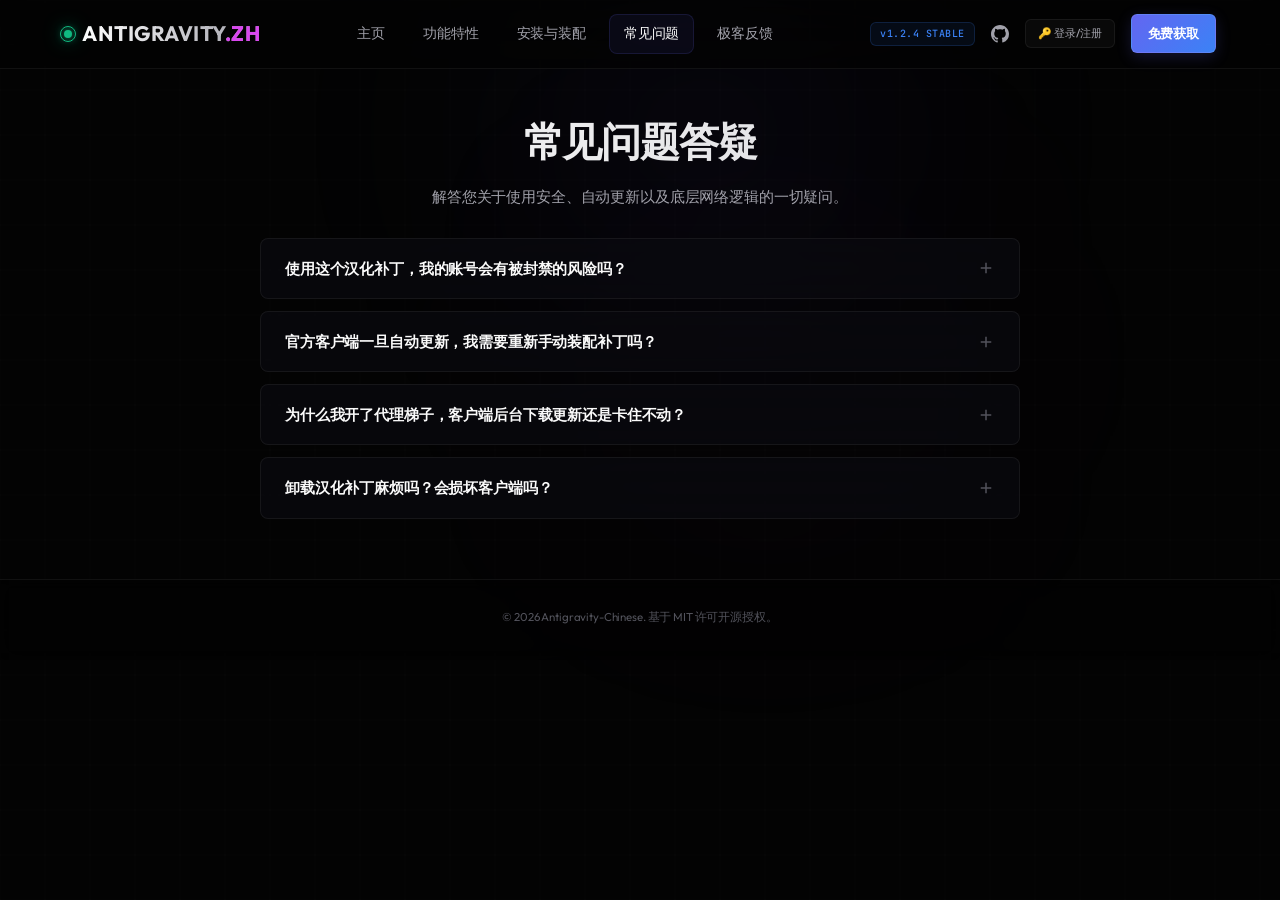
<file: faq.html>
<!DOCTYPE html>
<html lang="zh-CN">
<head>
  <meta charset="UTF-8">
  <meta name="viewport" content="width=device-width, initial-scale=1.0">
  <title>答疑中心 FAQ | Antigravity 2.0 中文汉化与网络优化补丁</title>
  <link rel="preconnect" href="https://fonts.googleapis.com">
  <link rel="preconnect" href="https://fonts.gstatic.com" crossorigin>
  <link href="https://fonts.googleapis.com/css2?family=Outfit:wght@400;500;600;700&family=JetBrains+Mono:wght@400;500&display=swap" rel="stylesheet">
  <link rel="stylesheet" href="style.css">
</head>
<body>

  <canvas id="grid-bg"></canvas>

  <!-- 统一 Navbar -->
  <header class="navbar">
    <div class="nav-container">
      <div class="logo-area">
        <span class="neon-indicator active"></span>
        <span class="logo-title">ANTIGRAVITY<span class="accent-dot">.ZH</span></span>
      </div>
      
      <nav class="nav-menu">
        <a href="index.html" class="nav-link">主页</a>
        <a href="features.html" class="nav-link">功能特性</a>
        <a href="install.html" class="nav-link">安装与装配</a>
        <a href="faq.html" class="nav-link active">常见问题</a>
        <a href="feedback.html" class="nav-link">极客反馈</a>
      </nav>
      <button class="nav-toggle" id="nav-toggle-btn" aria-label="切换菜单">
        <span class="bar"></span>
        <span class="bar"></span>
      </button>

      <div class="nav-actions">
        <span class="badge">v1.2.4 STABLE</span>
        <a href="https://github.com/3169657175/Antigravity-Chinese" target="_blank" class="github-icon-btn">
          <svg viewBox="0 0 16 16" width="18" height="18"><path fill="currentColor" fill-rule="evenodd" d="M8 0C3.58 0 0 3.58 0 8c0 3.54 2.29 6.53 5.47 7.59.4.07.55-.17.55-.38 0-.19-.01-.82-.01-1.49-2.01.37-2.53-.49-2.69-.94-.09-.23-.48-.94-.82-1.13-.28-.15-.68-.52-.01-.53.63-.01 1.08.58 1.23.82.72 1.21 1.87.87 2.33.66.07-.52.28-.87.51-1.07-1.78-.2-3.64-.89-3.64-3.95 0-.87.31-1.59.82-2.15-.08-.2-.36-1.02.08-2.12 0 0 .67-.21 2.2.82.64-.18 1.32-.27 2-.27.68 0 1.36.09 2 .27 1.53-1.04 2.2-.82 2.2-.82.44 1.1.16 1.92.08 2.12.51.56.82 1.27.82 2.15 0 3.07-1.87 3.75-3.65 3.95.29.25.54.73.54 1.48 0 1.07-.01 1.93-.01 2.2 0 .21.15.46.55.38A8.013 8.013 0 0016 8c0-4.42-3.58-8-8-8z"></path></svg>
        </a>
        
        <!-- 全局登录态入口 -->
        <div id="nav-user-area" class="nav-user-zone">
          <button type="button" id="nav-login-trigger" class="nav-auth-trigger-btn">🔑 登录/注册</button>
          <div id="nav-user-menu" class="nav-user-dropdown" style="display: none;">
            <button type="button" id="nav-username-btn" class="nav-username-display">👤 <span id="nav-user-name-text"></span></button>
            <div class="dropdown-content">
              <a href="#" id="nav-logout-action">退出登录</a>
            </div>
          </div>
        </div>

        <a href="install.html#downloads" class="nav-download-btn">免费获取</a>
      </div>
    </div>
  </header>

  <main class="container">
    
    <!-- 答疑中心内容 -->
    <section class="faq-section">
      <h1 class="page-title">常见问题答疑</h1>
      <p class="page-subtitle">解答您关于使用安全、自动更新以及底层网络逻辑的一切疑问。</p>
      
      <div id="security" class="faq-accordion">
        <div class="faq-item">
          <div class="faq-trigger">
            <span>使用这个汉化补丁，我的账号会有被封禁的风险吗？</span>
            <svg class="faq-icon" viewBox="0 0 24 24" width="18" height="18"><path fill="currentColor" d="M19 13h-6v6h-2v-6H5v-2h6V5h2v6h6v2z"/></svg>
          </div>
          <div class="faq-content">
            <p><strong>100% 绝对安全。</strong> 补丁完全在本地运行，以物理覆盖客户端 app.asar 存档的方式工作。我们不使用、也不经过任何第三方的中转服务器，您的所有 API 数据请求依然直接加密发往 Google 官方，因此完全不存在任何第三方监听密钥或导致账号被官方判为风控 the 危险。</p>
          </div>
        </div>

        <div class="faq-item">
          <div class="faq-trigger">
            <span>官方客户端一旦自动更新，我需要重新手动装配补丁吗？</span>
            <svg class="faq-icon" viewBox="0 0 24 24" width="18" height="18"><path fill="currentColor" d="M19 13h-6v6h-2v-6H5v-2h6V5h2v6h6v2z"/></svg>
          </div>
          <div class="faq-content">
            <p><strong>完全不需要。</strong> 补丁中内置了静默检测与物理自愈机制。当客户端通过后台静默升级导致补丁被官方原版覆盖重置时，只要您再次启动软件，补丁就会在 50ms 内瞬间自动重新打包写入，免除您反复安装配置的烦恼。</p>
          </div>
        </div>

        <div class="faq-item">
          <div class="faq-trigger">
            <span>为什么我开了代理梯子，客户端后台下载更新还是卡住不动？</span>
            <svg class="faq-icon" viewBox="0 0 24 24" width="18" height="18"><path fill="currentColor" d="M19 13h-6v6h-2v-6H5v-2h6V5h2v6h6v2z"/></svg>
          </div>
          <div class="faq-content">
            <p>这是因为 Electron 的 Node.js 主进程在执行网络下载时，默认并不会读取系统虚拟网卡或代理软件（VPN）的端口代理配置。我们在最新的 v1.2.4 补丁里注入了国内高速 CDN（ghproxy）极速下载通道，现在下载 3.7MB 的包在 1~2 秒内即可秒下秒更新，再无卡顿。</p>
          </div>
        </div>

        <div class="faq-item">
          <div class="faq-trigger">
            <span>卸载汉化补丁麻烦吗？会损坏客户端吗？</span>
            <svg class="faq-icon" viewBox="0 0 24 24" width="18" height="18"><path fill="currentColor" d="M19 13h-6v6h-2v-6H5v-2h6V5h2v6h6v2z"/></svg>
          </div>
          <div class="faq-content">
            <p><strong>极其简单。</strong> 在您解压缩的补丁目录下，双击运行 **`一键还原官方原版.bat`** 即可。补丁安装程序在首次装配时已自动为您做好了官方 app.asar 的纯净物理备份，双击还原只需 50ms，瞬间恢复为 100% 官方原版状态，不伤及任何客户端文件。</p>
          </div>
        </div>
      </div>
    </section>


  </main>

  <!-- 全局登录注册模态弹窗 -->
  <div id="global-auth-modal" class="auth-modal">
    <div class="auth-modal-content">
      <span class="auth-modal-close" id="auth-modal-close-btn">&times;</span>
      <div class="auth-tabs" style="margin-bottom: 20px;">
        <button type="button" id="modal-tab-login" class="auth-tab-btn active">极客登录</button>
        <button type="button" id="modal-tab-register" class="auth-tab-btn">账号注册</button>
      </div>
      <!-- 登录表单 -->
      <form id="modal-login-form" class="auth-form active">
        <input type="text" id="modal-login-user" placeholder="请输入账号" required class="auth-modal-input">
        <input type="password" id="modal-login-pass" placeholder="请输入密码" required class="auth-modal-input">
        <button type="submit" class="run-btn modal-submit-btn">立即登录</button>
      </form>
      <!-- 注册表单 -->
      <form id="modal-register-form" class="auth-form">
        <input type="text" id="modal-reg-user" placeholder="创建账号 (3~20字)" required class="auth-modal-input">
        <input type="password" id="modal-reg-pass" placeholder="设置密码 (最少6位)" required class="auth-modal-input">
        <button type="submit" class="run-btn modal-submit-btn">立即注册</button>
      </form>
    </div>
  </div>



  <footer class="footer">
    <p>© 2026 Antigravity-Chinese. 基于 MIT 许可开源授权。</p>
  </footer>

  <script src="main.js?v=2.0.1"></script>
</body>
</html>
</file>
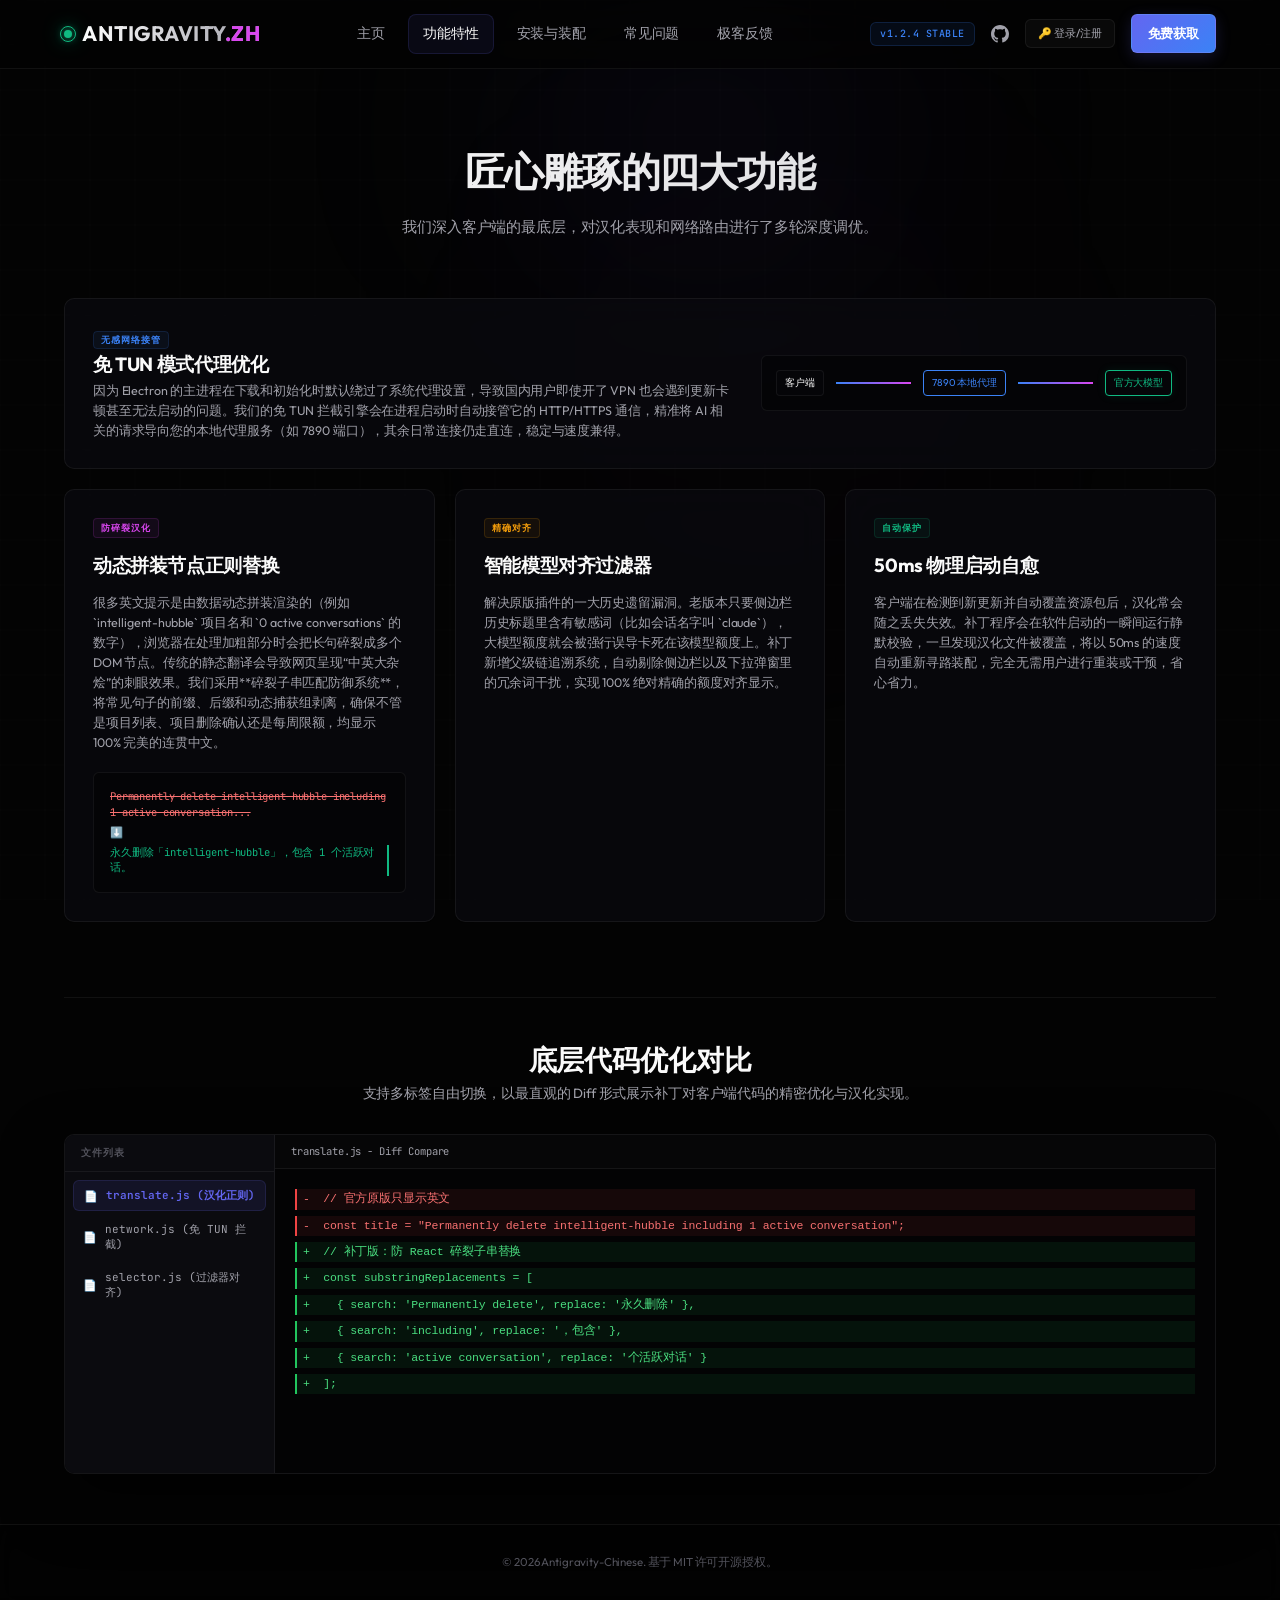
<file: features.html>
<!DOCTYPE html>
<html lang="zh-CN">
<head>
  <meta charset="UTF-8">
  <meta name="viewport" content="width=device-width, initial-scale=1.0">
  <title>功能特性 | Antigravity 2.0 中文汉化与网络优化补丁</title>
  <link rel="preconnect" href="https://fonts.googleapis.com">
  <link rel="preconnect" href="https://fonts.gstatic.com" crossorigin>
  <link href="https://fonts.googleapis.com/css2?family=Outfit:wght@400;500;600;700&family=JetBrains+Mono:wght@400;500&display=swap" rel="stylesheet">
  <link rel="stylesheet" href="style.css">
</head>
<body>

  <canvas id="grid-bg"></canvas>

  <!-- 统一 Navbar -->
  <header class="navbar">
    <div class="nav-container">
      <div class="logo-area">
        <span class="neon-indicator active"></span>
        <span class="logo-title">ANTIGRAVITY<span class="accent-dot">.ZH</span></span>
      </div>
      
      <nav class="nav-menu">
        <a href="index.html" class="nav-link">主页</a>
        <a href="features.html" class="nav-link active">功能特性</a>
        <a href="install.html" class="nav-link">安装与装配</a>
        <a href="faq.html" class="nav-link">常见问题</a>
        <a href="feedback.html" class="nav-link">极客反馈</a>
      </nav>
      <button class="nav-toggle" id="nav-toggle-btn" aria-label="切换菜单">
        <span class="bar"></span>
        <span class="bar"></span>
      </button>

      <div class="nav-actions">
        <span class="badge">v1.2.4 STABLE</span>
        <a href="https://github.com/3169657175/Antigravity-Chinese" target="_blank" class="github-icon-btn">
          <svg viewBox="0 0 16 16" width="18" height="18"><path fill="currentColor" fill-rule="evenodd" d="M8 0C3.58 0 0 3.58 0 8c0 3.54 2.29 6.53 5.47 7.59.4.07.55-.17.55-.38 0-.19-.01-.82-.01-1.49-2.01.37-2.53-.49-2.69-.94-.09-.23-.48-.94-.82-1.13-.28-.15-.68-.52-.01-.53.63-.01 1.08.58 1.23.82.72 1.21 1.87.87 2.33.66.07-.52.28-.87.51-1.07-1.78-.2-3.64-.89-3.64-3.95 0-.87.31-1.59.82-2.15-.08-.2-.36-1.02.08-2.12 0 0 .67-.21 2.2.82.64-.18 1.32-.27 2-.27.68 0 1.36.09 2 .27 1.53-1.04 2.2-.82 2.2-.82.44 1.1.16 1.92.08 2.12.51.56.82 1.27.82 2.15 0 3.07-1.87 3.75-3.65 3.95.29.25.54.73.54 1.48 0 1.07-.01 1.93-.01 2.2 0 .21.15.46.55.38A8.013 8.013 0 0016 8c0-4.42-3.58-8-8-8z"></path></svg>
        </a>
        
        <!-- 全局登录态入口 -->
        <div id="nav-user-area" class="nav-user-zone">
          <button type="button" id="nav-login-trigger" class="nav-auth-trigger-btn">🔑 登录/注册</button>
          <div id="nav-user-menu" class="nav-user-dropdown" style="display: none;">
            <button type="button" id="nav-username-btn" class="nav-username-display">👤 <span id="nav-user-name-text"></span></button>
            <div class="dropdown-content">
              <a href="#" id="nav-logout-action">退出登录</a>
            </div>
          </div>
        </div>

        <a href="install.html#downloads" class="nav-download-btn">免费获取</a>
      </div>
    </div>
  </header>

  <main class="container">
    
    <!-- 功能特性首屏 -->
    <section class="page-header">
      <h1 class="page-title">匠心雕琢的四大功能</h1>
      <p class="page-subtitle">我们深入客户端的最底层，对汉化表现和网络路由进行了多轮深度调优。</p>
    </section>

    <!-- Bento Grid 便当盒特性细节 -->
    <section class="bento-section">
      <div class="bento-grid">
        
        <!-- 卡片一：免 TUN 网络增强 -->
        <div id="proxy-detail" class="bento-card large flex-row">
          <div class="card-text">
            <span class="bento-badge blue">无感网络接管</span>
            <h3>免 TUN 模式代理优化</h3>
            <p>因为 Electron 的主进程在下载和初始化时默认绕过了系统代理设置，导致国内用户即使开了 VPN 也会遇到更新卡顿甚至无法启动的问题。我们的免 TUN 拦截引擎会在进程启动时自动接管它的 HTTP/HTTPS 通信，精准将 AI 相关的请求导向您的本地代理服务（如 7890 端口），其余日常连接仍走直连，稳定与速度兼得。</p>
          </div>
          <div class="card-visual">
            <div class="network-topology-anim">
              <div class="node">客户端</div>
              <div class="wire-pulse"></div>
              <div class="node middle" style="border-color:var(--neon-blue);color:var(--neon-blue);">7890 本地代理</div>
              <div class="wire-pulse second"></div>
              <div class="node target">官方大模型</div>
            </div>
          </div>
        </div>

        <!-- 卡片二：动态正则汉化 -->
        <div id="zh-detail" class="bento-card small">
          <span class="bento-badge pink">防碎裂汉化</span>
          <h3>动态拼装节点正则替换</h3>
          <p>很多英文提示是由数据动态拼装渲染的（例如 `intelligent-hubble` 项目名和 `0 active conversations` 的数字），浏览器在处理加粗部分时会把长句碎裂成多个 DOM 节点。传统的静态翻译会导致网页呈现“中英大杂烩”的刺眼效果。我们采用**碎裂子串匹配防御系统**，将常见句子的前缀、后缀和动态捕获组剥离，确保不管是项目列表、项目删除确认还是每周限额，均显示 100% 完美的连贯中文。</p>
          <div class="translation-demo-box">
            <div class="demo-line-before">Permanently delete intelligent-hubble including 1 active conversation...</div>
            <div class="demo-arrow">⬇️</div>
            <div class="demo-line-after">永久删除「intelligent-hubble」，包含 1 个活跃对话。</div>
          </div>
        </div>

        <!-- 卡片三：智能对齐 -->
        <div class="bento-card small">
          <span class="bento-badge orange">精确对齐</span>
          <h3>智能模型对齐过滤器</h3>
          <p>解决原版插件的一大历史遗留漏洞。老版本只要侧边栏历史标题里含有敏感词（比如会话名字叫 `claude`），大模型额度就会被强行误导卡死在该模型额度上。补丁新增父级链追溯系统，自动剔除侧边栏以及下拉弹窗里的冗余词干扰，实现 100% 绝对精确的额度对齐显示。</p>
        </div>

        <!-- 卡片四：自愈静默 -->
        <div class="bento-card small">
          <span class="bento-badge green">自动保护</span>
          <h3>50ms 物理启动自愈</h3>
          <p>客户端在检测到新更新并自动覆盖资源包后，汉化常会随之丢失失效。补丁程序会在软件启动的一瞬间运行静默校验，一旦发现汉化文件被覆盖，将以 50ms 的速度自动重新寻路装配，完全无需用户进行重装或干预，省心省力。</p>
        </div>

      </div>
    </section>

    <!-- IDE Diff 差异对比器 -->
    <section class="ide-section">
      <div class="section-title-wrap">
        <h2>底层代码优化对比</h2>
        <p>支持多标签自由切换，以最直观的 Diff 形式展示补丁对客户端代码的精密优化与汉化实现。</p>
      </div>

      <div class="ide-window">
        <div class="ide-sidebar">
          <div class="sidebar-header">文件列表</div>
          <div class="sidebar-files">
            <button class="file-item active" data-target="diff-translation">
              <span class="file-icon">📄</span> translate.js (汉化正则)
            </button>
            <button class="file-item" data-target="diff-network">
              <span class="file-icon">📄</span> network.js (免 TUN 拦截)
            </button>
            <button class="file-item" data-target="diff-selector">
              <span class="file-icon">📄</span> selector.js (过滤器对齐)
            </button>
          </div>
        </div>

        <div class="ide-editor">
          <div id="diff-translation" class="editor-pane active">
            <div class="editor-header">
              <span class="tab-title">translate.js - Diff Compare</span>
            </div>
            <pre class="code-view"><code><span class="line-del">-  // 官方原版只显示英文</span>
<span class="line-del">-  const title = "Permanently delete intelligent-hubble including 1 active conversation";</span>
<span class="line-add">+  // 补丁版：防 React 碎裂子串替换</span>
<span class="line-add">+  const substringReplacements = [</span>
<span class="line-add">+    { search: 'Permanently delete', replace: '永久删除' },</span>
<span class="line-add">+    { search: 'including', replace: '，包含' },</span>
<span class="line-add">+    { search: 'active conversation', replace: '个活跃对话' }</span>
<span class="line-add">+  ];</span></code></pre>
          </div>

          <div id="diff-network" class="editor-pane">
            <div class="editor-header">
              <span class="tab-title">network.js - Diff Compare</span>
            </div>
            <pre class="code-view"><code><span class="line-del">-  // 官方默认：直连 github-production-release.s3.amazonaws.com (国内慢至3分钟)</span>
<span class="line-del">-  electron.ipcRenderer.invoke('patch:trigger-update', downloadUrl);</span>
<span class="line-add">+  // 补丁版：自动接入国内极速 CDN 加速通道 (1秒秒下)</span>
<span class="line-add">+  const acceleratedUrl = downloadUrl.replace('https://github.com/', 'https://ghproxy.net/https://github.com/');</span>
<span class="line-add">+  electron.ipcRenderer.invoke('patch:trigger-update', acceleratedUrl);</span></code></pre>
          </div>

          <div id="diff-selector" class="editor-pane">
            <div class="editor-header">
              <span class="tab-title">selector.js - Diff Compare</span>
            </div>
            <pre class="code-view"><code><span class="line-del">-  // 官方原版：遍历所有标签，导致侧边栏历史有 'claude' 时额度卡片永远被强行锁死在 claude</span>
<span class="line-del">-  const isGemini = text.includes('Gemini');</span>
<span class="line-add">+  // 补丁版：向上追溯父级链，智能排除侧边栏与下拉菜单选项的交叉干扰</span>
<span class="line-add">+  if (parent.className.includes('sidebar') || parent.className.includes('dropdown')) {</span>
<span class="line-add">+    continue; // 智能拦截并跳过干扰源，确保 100% 模型对齐</span>
<span class="line-add">+  }</span></code></pre>
          </div>
        </div>
      </div>
    </section>

  </main>

  <footer class="footer">
    <p>© 2026 Antigravity-Chinese. 基于 MIT 许可开源授权。</p>
  </footer>

  <!-- 全局登录注册模态弹窗 -->
  <div id="global-auth-modal" class="auth-modal">
    <div class="auth-modal-content">
      <span class="auth-modal-close" id="auth-modal-close-btn">&times;</span>
      <div class="auth-tabs" style="margin-bottom: 20px;">
        <button type="button" id="modal-tab-login" class="auth-tab-btn active">极客登录</button>
        <button type="button" id="modal-tab-register" class="auth-tab-btn">账号注册</button>
      </div>
      <!-- 登录表单 -->
      <form id="modal-login-form" class="auth-form active">
        <input type="text" id="modal-login-user" placeholder="请输入账号" required class="auth-modal-input">
        <input type="password" id="modal-login-pass" placeholder="请输入密码" required class="auth-modal-input">
        <button type="submit" class="run-btn modal-submit-btn">立即登录</button>
      </form>
      <!-- 注册表单 -->
      <form id="modal-register-form" class="auth-form">
        <input type="text" id="modal-reg-user" placeholder="创建账号 (3~20字)" required class="auth-modal-input">
        <input type="password" id="modal-reg-pass" placeholder="设置密码 (最少6位)" required class="auth-modal-input">
        <button type="submit" class="run-btn modal-submit-btn">立即注册</button>
      </form>
    </div>
  </div>

  <script src="main.js?v=2.0.1"></script>
</body>
</html>
</file>
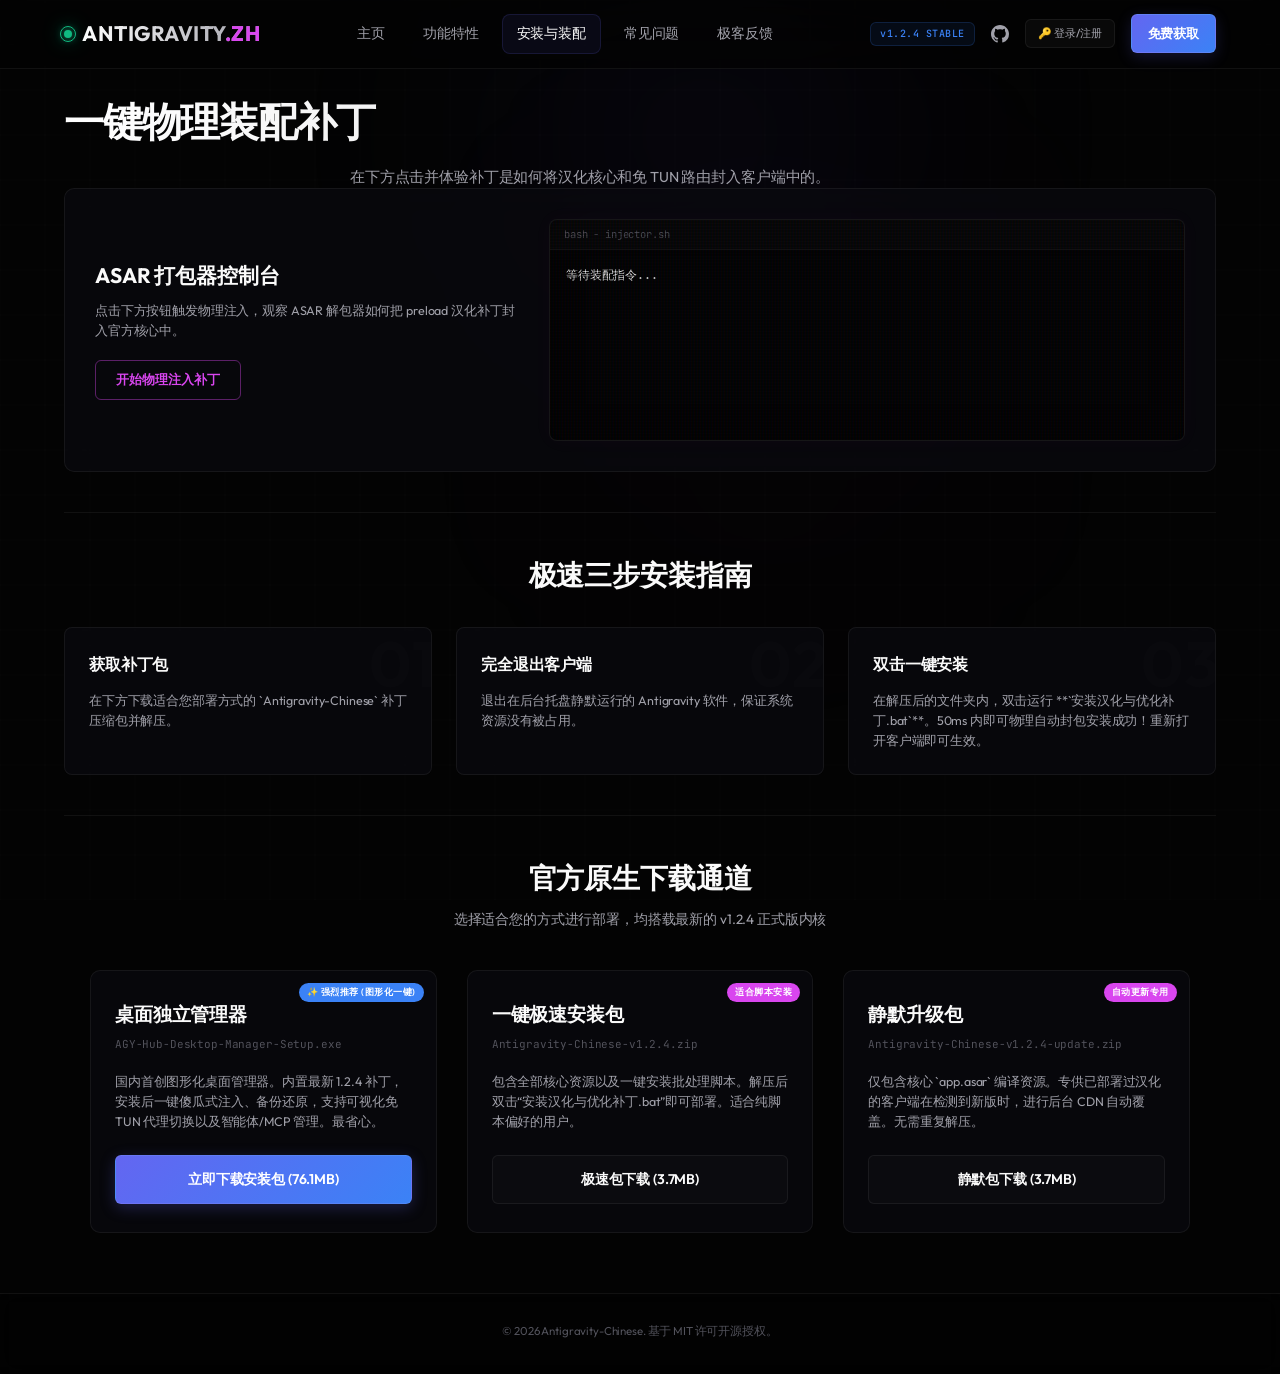
<file: install.html>
<!DOCTYPE html>
<html lang="zh-CN">
<head>
  <meta charset="UTF-8">
  <meta name="viewport" content="width=device-width, initial-scale=1.0">
  <title>下载与极速安装 | Antigravity 2.0 中文汉化与网络优化补丁</title>
  <link rel="preconnect" href="https://fonts.googleapis.com">
  <link rel="preconnect" href="https://fonts.gstatic.com" crossorigin>
  <link href="https://fonts.googleapis.com/css2?family=Outfit:wght@400;500;600;700&family=JetBrains+Mono:wght@400;500&display=swap" rel="stylesheet">
  <link rel="stylesheet" href="style.css">
</head>
<body>

  <canvas id="grid-bg"></canvas>

  <!-- 统一 Navbar -->
  <header class="navbar">
    <div class="nav-container">
      <div class="logo-area">
        <span class="neon-indicator active"></span>
        <span class="logo-title">ANTIGRAVITY<span class="accent-dot">.ZH</span></span>
      </div>
      
      <nav class="nav-menu">
        <a href="index.html" class="nav-link">主页</a>
        <a href="features.html" class="nav-link">功能特性</a>
        <a href="install.html" class="nav-link active">安装与装配</a>
        <a href="faq.html" class="nav-link">常见问题</a>
        <a href="feedback.html" class="nav-link">极客反馈</a>
      </nav>
      <button class="nav-toggle" id="nav-toggle-btn" aria-label="切换菜单">
        <span class="bar"></span>
        <span class="bar"></span>
      </button>

      <div class="nav-actions">
        <span class="badge">v1.2.4 STABLE</span>
        <a href="https://github.com/3169657175/Antigravity-Chinese" target="_blank" class="github-icon-btn">
          <svg viewBox="0 0 16 16" width="18" height="18"><path fill="currentColor" fill-rule="evenodd" d="M8 0C3.58 0 0 3.58 0 8c0 3.54 2.29 6.53 5.47 7.59.4.07.55-.17.55-.38 0-.19-.01-.82-.01-1.49-2.01.37-2.53-.49-2.69-.94-.09-.23-.48-.94-.82-1.13-.28-.15-.68-.52-.01-.53.63-.01 1.08.58 1.23.82.72 1.21 1.87.87 2.33.66.07-.52.28-.87.51-1.07-1.78-.2-3.64-.89-3.64-3.95 0-.87.31-1.59.82-2.15-.08-.2-.36-1.02.08-2.12 0 0 .67-.21 2.2.82.64-.18 1.32-.27 2-.27.68 0 1.36.09 2 .27 1.53-1.04 2.2-.82 2.2-.82.44 1.1.16 1.92.08 2.12.51.56.82 1.27.82 2.15 0 3.07-1.87 3.75-3.65 3.95.29.25.54.73.54 1.48 0 1.07-.01 1.93-.01 2.2 0 .21.15.46.55.38A8.013 8.013 0 0016 8c0-4.42-3.58-8-8-8z"></path></svg>
        </a>
        
        <!-- 全局登录态入口 -->
        <div id="nav-user-area" class="nav-user-zone">
          <button type="button" id="nav-login-trigger" class="nav-auth-trigger-btn">🔑 登录/注册</button>
          <div id="nav-user-menu" class="nav-user-dropdown" style="display: none;">
            <button type="button" id="nav-username-btn" class="nav-username-display">👤 <span id="nav-user-name-text"></span></button>
            <div class="dropdown-content">
              <a href="#" id="nav-logout-action">退出登录</a>
            </div>
          </div>
        </div>

        <a href="install.html#downloads" class="nav-download-btn">免费获取</a>
      </div>
    </div>
  </header>

  <main class="container">
    
    <!-- 物理装配仪控制台 -->
    <section class="demo-section">
      <div class="section-header">
        <h1 class="page-title">一键物理装配补丁</h1>
        <p class="page-subtitle">在下方点击并体验补丁是如何将汉化核心和免 TUN 路由封入客户端中的。</p>
      </div>
      
      <div class="interactive-terminal">
        <div class="term-left">
          <h3>ASAR 打包器控制台</h3>
          <p class="desc">点击下方按钮触发物理注入，观察 ASAR 解包器如何把 preload 汉化补丁封入官方核心中。</p>
          <button id="run-injector-btn" class="run-btn">开始物理注入补丁</button>
        </div>
        <div class="term-right">
          <div class="terminal-window">
            <div class="terminal-header">
              <span>bash - injector.sh</span>
            </div>
            <div id="terminal-log" class="terminal-body">
              <p class="term-text opacity-50">等待装配指令...</p>
            </div>
          </div>
        </div>
      </div>
    </section>

    <!-- 安装指南 -->
    <section class="guide-section">
      <h2>极速三步安装指南</h2>
      <div class="steps-container">
        <div class="step-card">
          <div class="step-num">01</div>
          <h4>获取补丁包</h4>
          <p>在下方下载适合您部署方式的 `Antigravity-Chinese` 补丁压缩包并解压。</p>
        </div>
        <div class="step-card">
          <div class="step-num">02</div>
          <h4>完全退出客户端</h4>
          <p>退出在后台托盘静默运行的 Antigravity 软件，保证系统资源没有被占用。</p>
        </div>
        <div class="step-card">
          <div class="step-num">03</div>
          <h4>双击一键安装</h4>
          <p>在解压后的文件夹内，双击运行 **`安装汉化与优化补丁.bat`**。50ms 内即可物理自动封包安装成功！重新打开客户端即可生效。</p>
        </div>
      </div>
    </section>

    <!-- 下载通道 -->
    <section id="downloads" class="download-section">
      <h2>官方原生下载通道</h2>
      <p class="subtitle">选择适合您的方式进行部署，均搭载最新的 v1.2.4 正式版内核</p>
      
      <div class="download-cards">
        <div class="dl-card">
          <div class="tag-recommend">✨ 强烈推荐 (图形化一键)</div>
          <h3>桌面独立管理器</h3>
          <span class="file-name">AGY-Hub-Desktop-Manager-Setup.exe</span>
          <p class="desc">国内首创图形化桌面管理器。内置最新 1.2.4 补丁，安装后一键傻瓜式注入、备份还原，支持可视化免 TUN 代理切换以及智能体/MCP 管理。最省心。</p>
          <a href="https://github.com/3169657175/Antigravity-Chinese/releases/download/v1.2.4/AGY-Hub-Desktop-Manager-Setup.exe" class="dl-btn">立即下载安装包 (76.1MB)</a>
        </div>

        <div class="dl-card">
          <div class="tag-auto">适合脚本安装</div>
          <h3>一键极速安装包</h3>
          <span class="file-name">Antigravity-Chinese-v1.2.4.zip</span>
          <p class="desc">包含全部核心资源以及一键安装批处理脚本。解压后双击“安装汉化与优化补丁.bat”即可部署。适合纯脚本偏好的用户。</p>
          <a href="https://github.com/3169657175/Antigravity-Chinese/releases/download/v1.2.4/Antigravity-Chinese-v1.2.4.zip" class="dl-btn secondary">极速包下载 (3.7MB)</a>
        </div>
        
        <div class="dl-card">
          <div class="tag-auto">自动更新专用</div>
          <h3>静默升级包</h3>
          <span class="file-name">Antigravity-Chinese-v1.2.4-update.zip</span>
          <p class="desc">仅包含核心 `app.asar` 编译资源。专供已部署过汉化的客户端在检测到新版时，进行后台 CDN 自动覆盖。无需重复解压。</p>
          <a href="https://github.com/3169657175/Antigravity-Chinese/releases/download/v1.2.4/Antigravity-Chinese-v1.2.4-update.zip" class="dl-btn secondary">静默包下载 (3.7MB)</a>
        </div>
      </div>
    </section>

  </main>

  <footer class="footer">
    <p>© 2026 Antigravity-Chinese. 基于 MIT 许可开源授权。</p>
  </footer>

  <!-- 全局登录注册模态弹窗 -->
  <div id="global-auth-modal" class="auth-modal">
    <div class="auth-modal-content">
      <span class="auth-modal-close" id="auth-modal-close-btn">&times;</span>
      <div class="auth-tabs" style="margin-bottom: 20px;">
        <button type="button" id="modal-tab-login" class="auth-tab-btn active">极客登录</button>
        <button type="button" id="modal-tab-register" class="auth-tab-btn">账号注册</button>
      </div>
      <!-- 登录表单 -->
      <form id="modal-login-form" class="auth-form active">
        <input type="text" id="modal-login-user" placeholder="请输入账号" required class="auth-modal-input">
        <input type="password" id="modal-login-pass" placeholder="请输入密码" required class="auth-modal-input">
        <button type="submit" class="run-btn modal-submit-btn">立即登录</button>
      </form>
      <!-- 注册表单 -->
      <form id="modal-register-form" class="auth-form">
        <input type="text" id="modal-reg-user" placeholder="创建账号 (3~20字)" required class="auth-modal-input">
        <input type="password" id="modal-reg-pass" placeholder="设置密码 (最少6位)" required class="auth-modal-input">
        <button type="submit" class="run-btn modal-submit-btn">立即注册</button>
      </form>
    </div>
  </div>

  <script src="main.js?v=2.0.1"></script>
</body>
</html>
</file>
<file: style.css>
/* ==========================================================================
   DESIGN SYSTEM: PREMIUM MINIMALIST AURORA 2.0 (殿堂级极光微光极简主义)
   Aesthetics: Vercel/Linear-class Glassmorphism, Dynamic Border Glows, 
               Spring-action Physics, Fluid Typography & Premium Layout
   ========================================================================== */

:root {
  /* 极致奢华暗黑底色 */
  --bg-dark: #030303;
  --bg-card: rgba(10, 10, 15, 0.75);
  --bg-card-hover: rgba(16, 16, 24, 0.9);
  --bg-input: #050508;
  
  /* 殿堂级霓虹极光色 */
  --neon-blue: #3b82f6;
  --neon-indigo: #6366f1;
  --neon-pink: #d946ef;
  --neon-green: #10b981;
  --neon-orange: #f59e0b;
  
  /* 精细文字与边框 */
  --text-primary: #fafafa;
  --text-secondary: #a1a1aa;
  --text-muted: #52525b;
  --border-color: rgba(255, 255, 255, 0.06);
  --border-glow: rgba(99, 102, 241, 0.35);
  
  /* 顶级字体系统 */
  --font-display: 'Outfit', -apple-system, BlinkMacSystemFont, "Segoe UI", Roboto, sans-serif;
  --font-mono: 'JetBrains Mono', "Fira Code", monospace;

  /* 物理弹簧过渡与阴影 */
  --transition-spring: all 0.5s cubic-bezier(0.175, 0.885, 0.32, 1.275);
  --transition-smooth: all 0.4s cubic-bezier(0.16, 1, 0.3, 1);
  --shadow-glow: 0 0 30px rgba(99, 102, 241, 0.15);
}

/* 基础重置 */
* {
  box-sizing: border-box;
  margin: 0;
  padding: 0;
  scroll-behavior: smooth;
}

body {
  background-color: var(--bg-dark);
  color: var(--text-primary);
  font-family: var(--font-display);
  font-size: 14px;
  line-height: 1.6;
  overflow-x: hidden;
  letter-spacing: -0.01em;
}

/* 交互网格背景 */
#grid-bg {
  position: fixed;
  top: 0;
  left: 0;
  width: 100%;
  height: 100%;
  z-index: -2;
  pointer-events: none;
}

/* 多层次极光视差晕圈 (Multi-layer Aurora Glow) */
body::before {
  content: "";
  position: absolute;
  top: -10%;
  left: 30%;
  width: 50vw;
  height: 50vh;
  background: radial-gradient(circle, rgba(99, 102, 241, 0.08) 0%, rgba(59, 130, 246, 0) 70%);
  z-index: -1;
  filter: blur(120px);
  pointer-events: none;
  animation: floatGlow 12s infinite alternate;
}

body::after {
  content: "";
  position: absolute;
  top: 20%;
  right: 20%;
  width: 40vw;
  height: 40vh;
  background: radial-gradient(circle, rgba(217, 70, 239, 0.05) 0%, rgba(99, 102, 241, 0) 70%);
  z-index: -1;
  filter: blur(140px);
  pointer-events: none;
  animation: floatGlow 18s infinite alternate-reverse;
}

@keyframes floatGlow {
  0% { transform: translate(0, 0) scale(1); }
  100% { transform: translate(40px, 30px) scale(1.1); }
}

/* ==========================================================================
   統一导航栏 Navbar (高虚化毛玻璃)
   ========================================================================== */
.navbar {
  background: rgba(3, 3, 3, 0.75);
  backdrop-filter: blur(30px);
  -webkit-backdrop-filter: blur(30px);
  border-bottom: 1px solid var(--border-color);
  position: sticky;
  top: 0;
  z-index: 1000;
  transition: var(--transition-smooth);
}

.nav-container {
  max-width: 1200px;
  margin: 0 auto;
  padding: 14px 24px;
  display: flex;
  justify-content: space-between;
  align-items: center;
}

.logo-area {
  display: flex;
  align-items: center;
  gap: 10px;
  cursor: pointer;
}

.neon-indicator {
  width: 8px;
  height: 8px;
  border-radius: 50%;
  background: var(--text-muted);
  position: relative;
}

.neon-indicator::after {
  content: "";
  position: absolute;
  top: -4px;
  left: -4px;
  right: -4px;
  bottom: -4px;
  border-radius: 50%;
  border: 1px solid var(--neon-green);
  opacity: 0;
  animation: ripple 2s infinite;
}

@keyframes ripple {
  0% { transform: scale(0.8); opacity: 0.8; }
  100% { transform: scale(1.8); opacity: 0; }
}

.neon-indicator.active {
  background: var(--neon-green);
  box-shadow: 0 0 10px var(--neon-green), 0 0 20px var(--neon-green);
}
.neon-indicator.active::after {
  opacity: 1;
}

.logo-title {
  font-family: var(--font-display);
  font-weight: 700;
  font-size: 21px;
  letter-spacing: 0.5px;
  background: linear-gradient(to right, #fff, #a1a1aa);
  -webkit-background-clip: text;
  -webkit-text-fill-color: transparent;
}

.logo-title .accent-dot {
  color: var(--neon-pink);
  -webkit-text-fill-color: var(--neon-pink);
}

.nav-menu {
  display: flex;
  align-items: center;
  gap: 8px;
}

.nav-link {
  color: var(--text-secondary);
  text-decoration: none;
  font-family: var(--font-display);
  font-weight: 500;
  font-size: 13.5px;
  padding: 8px 14px;
  border-radius: 8px;
  transition: var(--transition-smooth);
  border: 1px solid transparent;
}

.nav-link:hover {
  color: var(--text-primary);
  background: rgba(255, 255, 255, 0.03);
}

.nav-link.active {
  color: var(--text-primary);
  background: rgba(99, 102, 241, 0.08);
  border: 1px solid rgba(99, 102, 241, 0.15);
}

.nav-actions {
  display: flex;
  align-items: center;
  gap: 16px;
}

.badge {
  font-family: var(--font-mono);
  font-size: 10px;
  font-weight: 500;
  color: var(--neon-blue);
  background: rgba(59, 130, 246, 0.08);
  border: 1px solid rgba(59, 130, 246, 0.18);
  padding: 3px 9px;
  border-radius: 6px;
  letter-spacing: 0.5px;
}

.github-icon-btn {
  color: var(--text-secondary);
  transition: var(--transition-spring);
  display: flex;
  align-items: center;
}

.github-icon-btn:hover {
  color: var(--text-primary);
  transform: rotate(8deg) scale(1.15);
}

.nav-download-btn {
  display: inline-block;
  padding: 8px 16px;
  background: linear-gradient(135deg, var(--neon-indigo), var(--neon-blue));
  color: #fff;
  text-decoration: none;
  font-family: var(--font-display);
  font-weight: 600;
  font-size: 13px;
  border-radius: 6px;
  border: 1px solid rgba(255, 255, 255, 0.1);
  box-shadow: 0 4px 15px rgba(99, 102, 241, 0.2);
  transition: var(--transition-spring);
}

.nav-download-btn:hover {
  transform: translateY(-2px);
  box-shadow: 0 6px 20px rgba(99, 102, 241, 0.4);
}

/* ==========================================================================
   页面容器与布局
   ========================================================================== */
.container {
  max-width: 1200px;
  margin: 0 auto;
  padding: 0 24px;
}

/* 页头格式化 */
.page-header {
  text-align: center;
  padding: 70px 0 30px;
}

.page-title {
  font-family: var(--font-display);
  font-size: 40px;
  font-weight: 700;
  letter-spacing: -0.03em;
  margin-bottom: 12px;
  background: linear-gradient(to right, #fff, #d4d4d8);
  -webkit-background-clip: text;
  -webkit-text-fill-color: transparent;
}

.page-subtitle {
  color: var(--text-secondary);
  font-size: 14.5px;
  max-width: 580px;
  margin: 0 auto;
  line-height: 1.6;
}

/* ==========================================================================
   HERO 首页：聚焦文案与 3D 流光截图
   ========================================================================== */
.hero-center {
  display: flex;
  flex-direction: column;
  align-items: center;
  text-align: center;
  padding: 80px 0 50px;
}

.release-glow-tag {
  font-family: var(--font-mono);
  font-size: 10px;
  letter-spacing: 1.5px;
  color: var(--neon-pink);
  background: rgba(217, 70, 239, 0.06);
  border: 1px solid rgba(217, 70, 239, 0.15);
  padding: 4px 12px;
  border-radius: 20px;
  display: inline-block;
  margin-bottom: 20px;
  font-weight: 600;
  box-shadow: 0 0 15px rgba(217, 70, 239, 0.05);
}

.hero-huge-title {
  font-family: var(--font-display);
  font-size: 60px;
  font-weight: 700;
  line-height: 1.15;
  letter-spacing: -0.04em;
  margin-bottom: 20px;
  background: linear-gradient(135deg, #ffffff 30%, #a1a1aa 100%);
  -webkit-background-clip: text;
  -webkit-text-fill-color: transparent;
  text-shadow: 0 0 40px rgba(255, 255, 255, 0.05);
}

.hero-main-subtitle {
  color: var(--text-secondary);
  font-size: 15.5px;
  line-height: 1.7;
  max-width: 720px;
  margin-bottom: 36px;
}

.hero-buttons {
  display: flex;
  gap: 16px;
  margin-bottom: 60px;
}

.btn-glow-primary {
  padding: 13px 28px;
  background: linear-gradient(135deg, var(--neon-indigo), var(--neon-blue));
  color: #fff;
  text-decoration: none;
  font-family: var(--font-display);
  font-weight: 600;
  border-radius: 6px;
  border: 1px solid rgba(255, 255, 255, 0.08);
  box-shadow: 0 4px 20px rgba(99, 102, 241, 0.35);
  transition: var(--transition-spring);
}

.btn-glow-primary:hover {
  transform: translateY(-3px) scale(1.02);
  box-shadow: 0 8px 25px rgba(99, 102, 241, 0.55);
}

.btn-glow-primary:active {
  transform: translateY(-1px) scale(0.98);
}

.btn-outline-secondary {
  padding: 13px 28px;
  background: rgba(255, 255, 255, 0.02);
  color: var(--text-primary);
  border: 1px solid var(--border-color);
  text-decoration: none;
  font-family: var(--font-display);
  font-weight: 600;
  border-radius: 6px;
  transition: var(--transition-spring);
}

.btn-outline-secondary:hover {
  border-color: var(--text-secondary);
  background: rgba(255, 255, 255, 0.05);
  transform: translateY(-2px);
}

/* ==========================================================================
   真实截图展示区 UI (3D 倾斜与磨砂效果)
   ========================================================================== */
.real-screenshot-wrapper {
  width: 100%;
  max-width: 900px;
  margin: 0 auto;
  border-radius: 12px;
  overflow: hidden;
  border: 1px solid rgba(255, 255, 255, 0.1);
  box-shadow: 0 30px 80px rgba(0, 0, 0, 0.8), 0 0 40px rgba(99, 102, 241, 0.05);
  background: #08080c;
  transform: rotateX(3deg) rotateY(-0.5deg);
  transform-style: preserve-3d;
  transition: transform 0.6s cubic-bezier(0.16, 1, 0.3, 1), box-shadow 0.6s;
}

.real-screenshot-wrapper:hover {
  transform: rotateX(0deg) rotateY(0deg) scale(1.015);
  box-shadow: 0 40px 100px rgba(0, 0, 0, 0.9), 0 0 60px rgba(99, 102, 241, 0.12);
  border-color: rgba(99, 102, 241, 0.25);
}

.screenshot-titlebar {
  background: #0d0d12;
  padding: 10px 18px;
  display: flex;
  justify-content: space-between;
  align-items: center;
  border-bottom: 1px solid var(--border-color);
}

.mock-dots {
  display: flex;
  gap: 6px;
}

.mock-dots .dot {
  width: 9px;
  height: 9px;
  border-radius: 50%;
}
.mock-dots .dot.red { background: #ef4444; }
.mock-dots .dot.yellow { background: #f59e0b; }
.mock-dots .dot.green { background: #10b981; }

.screenshot-title-text {
  font-size: 11px;
  color: var(--text-secondary);
  font-family: var(--font-display);
  font-weight: 500;
  letter-spacing: 0.5px;
  text-align: center;
  flex: 1;
}

.mock-tag {
  font-family: var(--font-mono);
  font-size: 9px;
  color: var(--neon-pink);
  background: rgba(217, 70, 239, 0.08);
  border: 1px solid rgba(217, 70, 239, 0.15);
  padding: 2px 7px;
  border-radius: 6px;
  font-weight: 600;
}

.real-screenshot-img {
  display: block;
  width: 100%;
  height: auto;
  max-height: 480px;
  object-fit: cover;
  object-position: top;
  transition: opacity 0.35s ease, transform 0.4s cubic-bezier(0.175, 0.885, 0.32, 1.275);
  border-bottom: 1px solid var(--border-color);
}

/* 截图导航卡片 */
.screenshot-nav {
  display: flex;
  justify-content: center;
  align-items: center;
  gap: 12px;
  padding: 12px 0;
  background: rgba(5, 5, 8, 0.4);
  backdrop-filter: blur(10px);
}

.sc-dot {
  width: 7px;
  height: 7px;
  border-radius: 50%;
  background: var(--text-muted);
  cursor: pointer;
  transition: var(--transition-spring);
}

.sc-dot:hover {
  background: var(--text-secondary);
  transform: scale(1.3);
}

.sc-dot.active {
  background: var(--neon-blue);
  box-shadow: 0 0 10px var(--neon-blue);
  transform: scale(1.4);
}

.screenshot-caption {
  text-align: center;
  font-size: 11px;
  color: var(--text-secondary);
  padding: 0 0 12px;
  font-family: var(--font-display);
  font-weight: 500;
  background: rgba(5, 5, 8, 0.4);
  backdrop-filter: blur(10px);
}

/* ==========================================================================
   首页直观痛点卡片
   ========================================================================== */
.value-proposition-section {
  padding: 60px 0;
  border-top: 1px solid var(--border-color);
}

.value-title-wrap {
  text-align: center;
  margin-bottom: 40px;
}

.value-title-wrap h2 {
  font-family: var(--font-display);
  font-size: 30px;
  font-weight: 700;
  margin-bottom: 8px;
}

.value-title-wrap p {
  color: var(--text-secondary);
  font-size: 13.5px;
}

.value-grid {
  display: grid;
  grid-template-columns: repeat(auto-fit, minmax(300px, 1fr));
  gap: 24px;
}

.value-card {
  background: var(--bg-card);
  border: 1px solid var(--border-color);
  border-radius: 10px;
  padding: 30px 24px;
  transition: var(--transition-spring);
  backdrop-filter: blur(20px);
  -webkit-backdrop-filter: blur(20px);
}

.value-card:hover {
  border-color: var(--border-glow);
  transform: translateY(-6px);
  box-shadow: var(--shadow-glow);
  background: var(--bg-card-hover);
}

.v-icon {
  font-size: 30px;
  margin-bottom: 16px;
}

.value-card h4 {
  font-family: var(--font-display);
  font-size: 17px;
  font-weight: 600;
  margin-bottom: 8px;
}

.value-card .v-desc {
  color: var(--text-secondary);
  font-size: 12.5px;
  line-height: 1.6;
  margin-bottom: 20px;
}

.v-link {
  font-size: 11.5px;
  color: var(--neon-blue);
  text-decoration: none;
  font-weight: 600;
  transition: var(--transition-smooth);
}

.v-link:hover {
  color: #60a5fa;
  padding-left: 4px;
}

/* ==========================================================================
   BENTO GRID (均等排版优化)
   ========================================================================== */
.bento-section {
  padding: 20px 0 45px;
}

.bento-grid {
  display: grid;
  grid-template-columns: repeat(3, 1fr);
  gap: 20px;
  padding: 10px 0 30px;
}

@media (max-width: 968px) {
  .bento-grid {
    grid-template-columns: 1fr;
  }
}

.bento-card {
  background: var(--bg-card);
  border: 1px solid var(--border-color);
  border-radius: 10px;
  padding: 28px;
  backdrop-filter: blur(20px);
  -webkit-backdrop-filter: blur(20px);
  transition: var(--transition-spring);
  display: flex;
  flex-direction: column;
  gap: 12px;
}

.bento-card:hover {
  border-color: var(--border-glow);
  transform: translateY(-5px);
  box-shadow: var(--shadow-glow);
  background: var(--bg-card-hover);
}

.bento-card.large {
  grid-column: span 3;
}

@media (max-width: 968px) {
  .bento-card.large {
    grid-column: span 1;
  }
}

.bento-card.flex-row {
  display: grid;
  grid-template-columns: 1.2fr 0.8fr;
  align-items: center;
  gap: 30px;
}

@media (max-width: 768px) {
  .bento-card.flex-row {
    grid-template-columns: 1fr;
  }
}

.bento-badge {
  font-family: var(--font-mono);
  font-size: 9px;
  letter-spacing: 1px;
  padding: 2px 7px;
  border-radius: 4px;
  align-self: flex-start;
  font-weight: 600;
}
.bento-badge.blue { color: var(--neon-blue); background: rgba(59,130,246,0.06); border: 1px solid rgba(59,130,246,0.15); }
.bento-badge.pink { color: var(--neon-pink); background: rgba(217,70,239,0.06); border: 1px solid rgba(217,70,239,0.15); }
.bento-badge.green { color: var(--neon-green); background: rgba(16,185,129,0.06); border: 1px solid rgba(16,185,129,0.15); }
.bento-badge.orange { color: var(--neon-orange); background: rgba(245,158,11,0.06); border: 1px solid rgba(245,158,11,0.15); }

.bento-card h3 {
  font-family: var(--font-display);
  font-size: 19px;
  font-weight: 700;
  color: var(--text-primary);
  letter-spacing: -0.02em;
}

.bento-card p {
  color: var(--text-secondary);
  font-size: 12.5px;
  line-height: 1.6;
}

.network-topology-anim {
  display: flex;
  align-items: center;
  gap: 12px;
  background: rgba(0,0,0,0.4);
  padding: 14px;
  border-radius: 6px;
  border: 1px solid var(--border-color);
  width: 100%;
}

.node {
  font-size: 10px;
  padding: 4px 8px;
  border-radius: 4px;
  border: 1px solid var(--border-color);
  background: var(--bg-input);
}

.node.target {
  border-color: var(--neon-green);
  color: var(--neon-green);
  box-shadow: 0 0 10px rgba(16, 185, 129, 0.1);
}

.wire-pulse {
  height: 2px;
  background: linear-gradient(90deg, var(--neon-blue), var(--neon-pink));
  position: relative;
  overflow: hidden;
  flex-grow: 1;
}

.wire-pulse::after {
  content: "";
  position: absolute;
  left: -100%;
  width: 40%;
  height: 100%;
  background: #fff;
  animation: pulseWire 2s infinite;
}

@keyframes pulseWire {
  0% { left: -100%; }
  100% { left: 100%; }
}

.translation-demo-box {
  background: rgba(0,0,0,0.4);
  border: 1px solid var(--border-color);
  border-radius: 6px;
  padding: 16px;
  margin-top: 8px;
  font-family: var(--font-mono);
  font-size: 10.5px;
  line-height: 1.5;
}

.demo-line-before {
  color: #f87171;
  text-decoration: line-through;
}

.demo-arrow {
  margin: 4px 0;
  color: var(--text-muted);
}

.demo-line-after {
  color: var(--neon-green);
  border-right: 2px solid var(--neon-green);
  display: inline-block;
}

/* ==========================================================================
   IDE DIFF COMPARE
   ========================================================================== */
.ide-section {
  padding: 40px 0 50px;
  border-top: 1px solid var(--border-color);
}

.section-title-wrap {
  text-align: center;
  margin-bottom: 30px;
}

.section-title-wrap h2 {
  font-family: var(--font-display);
  font-size: 28px;
  font-weight: 700;
}

.section-title-wrap p {
  color: var(--text-secondary);
  font-size: 13.5px;
}

.ide-window {
  display: grid;
  grid-template-columns: 210px 1fr;
  background: #060608;
  border: 1px solid var(--border-color);
  border-radius: 10px;
  height: 340px;
  box-shadow: 0 25px 60px rgba(0,0,0,0.6);
  overflow: hidden;
}

@media (max-width: 768px) {
  .ide-window {
    grid-template-columns: 1fr;
    height: auto;
  }
}

.ide-sidebar {
  background: #0b0b0f;
  border-right: 1px solid var(--border-color);
  display: flex;
  flex-direction: column;
}

.sidebar-header {
  padding: 10px 16px;
  font-size: 10px;
  letter-spacing: 1px;
  color: var(--text-muted);
  border-bottom: 1px solid var(--border-color);
  font-family: var(--font-display);
  font-weight: 700;
  text-transform: uppercase;
}

.sidebar-files {
  padding: 8px;
  display: flex;
  flex-direction: column;
  gap: 4px;
}

.file-item {
  width: 100%;
  text-align: left;
  background: transparent;
  border: none;
  padding: 7px 10px;
  border-radius: 6px;
  color: var(--text-secondary);
  font-family: var(--font-mono);
  font-size: 11px;
  cursor: pointer;
  display: flex;
  align-items: center;
  gap: 8px;
  transition: var(--transition-smooth);
}

.file-item:hover {
  background: rgba(255,255,255,0.02);
  color: var(--text-primary);
}

.file-item.active {
  background: rgba(99, 102, 241, 0.1);
  color: var(--neon-indigo);
  font-weight: 600;
  border: 1px solid rgba(99, 102, 241, 0.15);
}

.ide-editor {
  position: relative;
  background: #030304;
}

.editor-pane {
  position: absolute;
  top: 0;
  left: 0;
  width: 100%;
  height: 100%;
  opacity: 0;
  pointer-events: none;
  transition: opacity 0.3s ease;
  display: flex;
  flex-direction: column;
}

.editor-pane.active {
  opacity: 1;
  pointer-events: auto;
  position: relative;
}

.editor-header {
  padding: 8px 16px;
  background: rgba(255,255,255,0.01);
  border-bottom: 1px solid var(--border-color);
  font-size: 10.5px;
  color: var(--text-secondary);
  font-family: var(--font-mono);
}

.code-view {
  padding: 20px;
  overflow-y: auto;
  flex-grow: 1;
  font-size: 11.5px;
}

.code-view code {
  display: flex;
  flex-direction: column;
  gap: 6px;
}

.line-del {
  color: #f87171;
  background: rgba(239, 68, 68, 0.08);
  padding: 1px 6px;
  border-left: 2px solid #ef4444;
  display: block;
}

.line-add {
  color: #4ade80;
  background: rgba(34, 197, 94, 0.08);
  padding: 1px 6px;
  border-left: 2px solid #22c55e;
  display: block;
}

/* ==========================================================================
   INSTALL / DOWNLOAD (CRT CRT-WINDOW TERMINAL)
   ========================================================================== */
.demo-section {
  padding: 20px 0 40px;
}

.interactive-terminal {
  display: grid;
  grid-template-columns: 0.8fr 1.2fr;
  gap: 30px;
  background: var(--bg-card);
  border: 1px solid var(--border-color);
  border-radius: 10px;
  padding: 30px;
  align-items: center;
  backdrop-filter: blur(20px);
}

@media (max-width: 768px) {
  .interactive-terminal {
    grid-template-columns: 1fr;
    padding: 20px;
    gap: 20px;
  }
}

.term-left h3 {
  font-family: var(--font-display);
  font-size: 21px;
  margin-bottom: 8px;
}

.term-left .desc {
  color: var(--text-secondary);
  font-size: 12.5px;
  margin-bottom: 20px;
}

.run-btn {
  padding: 10px 20px;
  background: transparent;
  color: var(--neon-pink);
  border: 1px solid rgba(217, 70, 239, 0.4);
  border-radius: 6px;
  font-family: var(--font-mono);
  font-weight: 600;
  font-size: 12.5px;
  cursor: pointer;
  transition: var(--transition-spring);
}

.run-btn:hover {
  background: var(--neon-pink);
  color: #fff;
  box-shadow: 0 0 15px rgba(217, 70, 239, 0.35);
  border-color: transparent;
}

/* 逼真的 CRT 终端发光扫描线效果 */
.terminal-window {
  background: #020203;
  border: 1px solid rgba(255, 255, 255, 0.08);
  border-radius: 8px;
  font-family: var(--font-mono);
  box-shadow: inset 0 0 30px rgba(0,0,0,0.9), 0 0 20px rgba(217, 70, 239, 0.03);
  overflow: hidden;
  position: relative;
}

.terminal-window::after {
  content: " ";
  display: block;
  position: absolute;
  top: 0; left: 0; bottom: 0; right: 0;
  background: linear-gradient(rgba(18, 16, 16, 0) 50%, rgba(0, 0, 0, 0.25) 50%), linear-gradient(90deg, rgba(255, 0, 0, 0.06), rgba(0, 255, 0, 0.02), rgba(0, 0, 255, 0.06));
  z-index: 10;
  background-size: 100% 3px, 3px 100%;
  pointer-events: none;
}

.terminal-header {
  padding: 6px 14px;
  background: rgba(255,255,255,0.02);
  border-bottom: 1px solid var(--border-color);
  font-size: 10.5px;
  color: var(--text-muted);
}

.terminal-body {
  padding: 16px;
  height: 190px;
  overflow-y: auto;
  font-size: 11.5px;
}

.term-text {
  margin-bottom: 6px;
  word-break: break-all;
}

.guide-section {
  padding: 40px 0;
  border-top: 1px solid var(--border-color);
  text-align: center;
}

.guide-section h2 {
  font-family: var(--font-display);
  font-size: 28px;
  margin-bottom: 30px;
}

.steps-container {
  display: grid;
  grid-template-columns: repeat(auto-fit, minmax(260px, 1fr));
  gap: 24px;
}

.step-card {
  background: var(--bg-card);
  border: 1px solid var(--border-color);
  border-radius: 8px;
  padding: 24px;
  text-align: left;
  position: relative;
  overflow: hidden;
  backdrop-filter: blur(20px);
}

.step-num {
  font-family: var(--font-display);
  font-size: 64px;
  font-weight: 700;
  color: rgba(255,255,255,0.01);
  position: absolute;
  top: -15px;
  right: -5px;
  user-select: none;
}

.step-card h4 {
  font-family: var(--font-display);
  font-size: 16px;
  margin-bottom: 12px;
  font-weight: 600;
}

.step-card p {
  color: var(--text-secondary);
  font-size: 12.5px;
}

/* 下载段 */
.download-section {
  padding: 40px 0 60px;
  border-top: 1px solid var(--border-color);
  text-align: center;
}

.download-section h2 {
  font-family: var(--font-display);
  font-size: 28px;
  margin-bottom: 8px;
}

.download-section .subtitle {
  color: var(--text-secondary);
  margin-bottom: 40px;
  font-size: 13.5px;
}

.download-cards {
  display: grid;
  grid-template-columns: repeat(auto-fit, minmax(320px, 1fr));
  gap: 30px;
  max-width: 1100px;
  margin: 0 auto;
}

.dl-card {
  background: var(--bg-card);
  border: 1px solid var(--border-color);
  border-radius: 10px;
  padding: 28px 24px;
  text-align: left;
  display: flex;
  flex-direction: column;
  position: relative;
  overflow: hidden;
  transition: var(--transition-spring);
  backdrop-filter: blur(20px);
}

.dl-card:hover {
  transform: scale(1.015);
  border-color: var(--border-glow);
  box-shadow: var(--shadow-glow);
}

.tag-recommend {
  position: absolute;
  top: 12px;
  right: 12px;
  background: var(--neon-blue);
  color: #fff;
  font-size: 9px;
  padding: 2px 8px;
  border-radius: 12px;
  font-weight: 600;
  font-family: var(--font-display);
  letter-spacing: 0.5px;
}

.tag-auto {
  position: absolute;
  top: 12px;
  right: 12px;
  background: var(--neon-pink);
  color: #fff;
  font-size: 9px;
  padding: 2px 8px;
  border-radius: 12px;
  font-weight: 600;
  font-family: var(--font-display);
  letter-spacing: 0.5px;
}

.dl-card h3 {
  font-family: var(--font-display);
  font-size: 19px;
  margin-bottom: 6px;
  font-weight: 700;
}

.file-name {
  font-family: var(--font-mono);
  font-size: 11px;
  color: var(--text-muted);
  margin-bottom: 18px;
  display: block;
}

.dl-card .desc {
  color: var(--text-secondary);
  font-size: 12.5px;
  line-height: 1.6;
  margin-bottom: 24px;
  flex-grow: 1;
}

.dl-btn {
  display: block;
  width: 100%;
  text-align: center;
  padding: 12px;
  background: linear-gradient(135deg, var(--neon-indigo), var(--neon-blue));
  color: #fff;
  text-decoration: none;
  border-radius: 6px;
  font-weight: 600;
  font-family: var(--font-display);
  border: 1px solid rgba(255,255,255,0.08);
  box-shadow: 0 4px 15px rgba(99, 102, 241, 0.25);
  transition: var(--transition-spring);
}

.dl-btn:hover {
  transform: translateY(-2px);
  box-shadow: 0 6px 20px rgba(99, 102, 241, 0.45);
}

.dl-btn.secondary {
  background: rgba(255,255,255,0.02);
  border: 1px solid var(--border-color);
  color: var(--text-primary);
  box-shadow: none;
}

.dl-btn.secondary:hover {
  background: rgba(255,255,255,0.05);
  border-color: var(--text-secondary);
}

/* ==========================================================================
   FAQ FOLDING ACCORDION
   ========================================================================== */
.faq-section {
  padding: 40px 0 60px;
  text-align: center;
}

.faq-accordion {
  max-width: 760px;
  margin: 30px auto 0;
  display: flex;
  flex-direction: column;
  gap: 12px;
  text-align: left;
}

.faq-item {
  background: var(--bg-card);
  border: 1px solid var(--border-color);
  border-radius: 8px;
  overflow: hidden;
  backdrop-filter: blur(20px);
  transition: var(--transition-spring);
}

.faq-trigger {
  padding: 18px 24px;
  font-family: var(--font-display);
  font-weight: 600;
  font-size: 14.5px;
  cursor: pointer;
  display: flex;
  justify-content: space-between;
  align-items: center;
  user-select: none;
}

.faq-icon {
  color: var(--text-muted);
  transition: transform 0.3s;
}

.faq-item.active {
  border-color: var(--border-glow);
  background: var(--bg-card-hover);
  box-shadow: var(--shadow-glow);
}

.faq-item.active .faq-icon {
  transform: rotate(45deg);
  color: var(--neon-pink);
}

.faq-content {
  max-height: 0;
  overflow: hidden;
  transition: max-height 0.35s cubic-bezier(0.16, 1, 0.3, 1);
  background: rgba(0,0,0,0.1);
}

.faq-content p {
  padding: 0 24px 18px;
  color: var(--text-secondary);
  font-size: 12.5px;
  line-height: 1.6;
}

/* ==========================================================================
   D1 数据库留言墙 & Bug 反馈区域样式 (完全剥离内联)
   ========================================================================== */
.feedback-section-divider {
  border-top: 1px solid var(--border-color);
  padding-top: 40px !important;
}

.feedback-panel-title {
  font-size: 26px !important;
}

.feedback-grid-container {
  display: grid;
  grid-template-columns: 1.15fr 0.85fr;
  gap: 30px;
  text-align: left;
  max-width: 900px;
  margin: 0 auto 40px;
}

.feedback-form-left {
  padding: 0;
  display: flex;
  flex-direction: column;
}

.feedback-sub-title {
  font-size: 16px;
  margin-bottom: 12px;
  font-family: var(--font-display);
  font-weight: 600;
}

.feedback-sub-title.title-pink { color: var(--neon-pink); }
.feedback-sub-title.title-blue { color: var(--neon-blue); }

#feedback-form {
  display: flex;
  flex-direction: column;
  gap: 12px;
}

.feedback-input {
  background: var(--bg-input);
  border: 1px solid var(--border-color);
  border-radius: 6px;
  padding: 11px 14px;
  color: #fff;
  font-family: var(--font-display);
  font-size: 12px;
  transition: var(--transition-smooth);
  width: 100%;
  box-sizing: border-box;
}

.feedback-textarea {
  background: var(--bg-input);
  border: 1px solid var(--border-color);
  border-radius: 6px;
  padding: 11px 14px;
  color: #fff;
  font-family: var(--font-display);
  font-size: 12px;
  transition: var(--transition-smooth);
  min-height: 120px; /* 防止弹性布局强行挤压 */
  resize: vertical;  /* 允许用户上下拉伸 */
  width: 100%;
  box-sizing: border-box;
}

.feedback-input:focus, .feedback-textarea:focus {
  border-color: var(--border-glow);
  outline: none;
  box-shadow: 0 0 10px rgba(99, 102, 241, 0.1);
}

.feedback-submit-button {
  align-self: flex-start;
  padding: 10px 24px;
}

.feedback-wall-right {
  display: flex;
  flex-direction: column;
  height: 260px;
}

.feedback-wall-body {
  background: #020203;
  border: 1px solid var(--border-color);
  border-radius: 8px;
  flex-grow: 1;
  padding: 16px;
  overflow-y: auto;
  display: flex;
  flex-direction: column;
  gap: 10px;
  /* 隐藏滚动条 */
  -ms-overflow-style: none;
  scrollbar-width: none;
}

.feedback-wall-body::-webkit-scrollbar {
  display: none;
}

.feedback-loading {
  color: var(--text-muted);
  font-size: 12px;
  text-align: center;
  margin-top: 50px;
}

/* ==========================================================================
   統一页脚 Footer
   ========================================================================== */
.footer {
  padding: 28px 0;
  border-top: 1px solid var(--border-color);
  text-align: center;
  font-size: 11.5px;
  color: var(--text-muted);
  background: rgba(3, 3, 3, 0.6);
  backdrop-filter: blur(10px);
}

.footer p {
  margin-bottom: 6px;
}

.footer .muted {
  max-width: 580px;
  margin: 0 auto;
  line-height: 1.5;
  font-size: 10.5px;
}

/* ==========================================================================
   MOBILE RESPONSIVENESS & MEDIA QUERIES (极致移动端自适应适配)
   ========================================================================== */

.nav-toggle {
  display: none;
  background: transparent;
  border: none;
  cursor: pointer;
  flex-direction: column;
  justify-content: center;
  gap: 6px;
  width: 28px;
  height: 28px;
  padding: 4px;
  z-index: 1001;
}

.nav-toggle .bar {
  display: block;
  width: 20px;
  height: 1.5px;
  background-color: var(--text-primary);
  transition: var(--transition-smooth);
}

@media (max-width: 768px) {
  /* 页面整体间距收缩 */
  .page-header {
    padding: 40px 0 20px;
  }
  
  .page-title {
    font-size: 28px;
  }
  
  .page-subtitle {
    font-size: 13px;
  }

  /* 移动端顶栏防拥挤重构 */
  .nav-toggle {
    display: flex;
  }

  .nav-container {
    padding: 10px 16px;
  }

  .logo-title {
    font-size: 16px !important;
  }

  .nav-menu {
    position: absolute;
    top: 100%;
    left: 0;
    right: 0;
    background: rgba(5, 5, 8, 0.97);
    backdrop-filter: blur(25px);
    -webkit-backdrop-filter: blur(25px);
    border-bottom: 1px solid var(--border-color);
    flex-direction: column;
    align-items: stretch;
    gap: 8px;
    padding: 0;
    max-height: 0;
    opacity: 0;
    overflow: hidden;
    transition: max-height 0.4s ease, opacity 0.3s ease;
  }

  /* 展开时加入移动端专享下载按钮，防止顶部拥挤 */
  .navbar.mobile-active .nav-menu {
    max-height: 300px;
    opacity: 1;
    padding: 16px 20px 24px;
  }

  .navbar.mobile-active .nav-toggle .bar:nth-child(1) {
    transform: translateY(4px) rotate(45deg);
  }
  .navbar.mobile-active .nav-toggle .bar:nth-child(2) {
    transform: translateY(-3.5px) rotate(-45deg);
  }

  .nav-link {
    display: block;
    text-align: center;
    padding: 11px;
    font-size: 14.5px;
  }

  .nav-actions {
    gap: 8px;
  }

  .nav-actions .badge {
    display: none !important; /* 手机端绝对隐藏版本徽章 */
  }

  .nav-actions .nav-download-btn {
    display: none !important; /* 手机端顶部绝对隐藏，防挤爆折行 */
  }

  /* Hero 区域 */
  .hero-center {
    padding: 40px 0 30px;
  }

  .hero-huge-title {
    font-size: 32px;
    line-height: 1.25;
  }

  .hero-main-subtitle {
    font-size: 13px;
    margin-bottom: 24px;
  }

  .hero-buttons {
    flex-direction: column;
    width: 100%;
    max-width: 290px;
    gap: 10px;
    margin-bottom: 30px;
  }

  .btn-glow-primary, .btn-outline-secondary {
    width: 100%;
    text-align: center;
    padding: 11px;
  }

  /* 真实截图容器自适应 */
  .real-screenshot-wrapper {
    transform: none !important;
    width: 100%;
  }

  .real-screenshot-wrapper:hover {
    transform: none !important;
  }

  .real-screenshot-img {
    max-height: 200px;
  }

  /* Bento 扁平化 */
  .bento-grid {
    grid-template-columns: 1fr;
    gap: 16px;
  }

  .bento-card {
    padding: 20px;
  }

  .bento-card.large.flex-row {
    grid-template-columns: 1fr;
    gap: 16px;
  }

  .network-topology-anim {
    padding: 8px;
    gap: 6px;
  }

  .node {
    font-size: 8.5px;
    padding: 2px 5px;
  }

  .wire-pulse {
    width: 20px;
  }

  /* IDE 切换器横移 */
  .ide-window {
    grid-template-columns: 1fr;
    grid-template-rows: auto 1fr;
    height: auto;
  }

  .ide-sidebar {
    border-right: none;
    border-bottom: 1px solid var(--border-color);
  }

  .sidebar-files {
    flex-direction: row;
    overflow-x: auto;
    white-space: nowrap;
    padding: 8px;
    gap: 8px;
    -ms-overflow-style: none;
    scrollbar-width: none;
  }
  
  .sidebar-files::-webkit-scrollbar {
    display: none;
  }

  .file-item {
    display: inline-flex;
    width: auto;
  }

  .code-view {
    padding: 14px;
    font-size: 9.5px;
  }

  /* 物理终端 */
  .interactive-terminal {
    grid-template-columns: 1fr;
    padding: 20px;
    gap: 16px;
  }

  .terminal-body {
    height: 140px;
  }

  /* D1 反馈墙手机端完美自适应（彻底解决并排挤压） */
  .feedback-grid-container {
    grid-template-columns: 1fr !important; /* 手机端绝对重构为单列 */
    gap: 24px !important;
    padding: 0 10px;
  }

  .feedback-wall-right {
    height: 240px;
  }

  .feedback-submit-button {
    width: 100% !important; /* 提交按钮在手机上撑满，更好触控 */
    text-align: center;
  }

  /* 痛点 propositions */
  .value-grid {
    grid-template-columns: 1fr;
    gap: 16px;
  }

  .value-card {
    padding: 20px;
  }

  /* 下载面板 */
  .download-cards {
    grid-template-columns: 1fr;
    gap: 16px;
  }

  .dl-card {
    padding: 20px;
  }

  /* FAQ */
  .faq-accordion {
    margin-top: 16px;
  }
}

/* ==========================================================================
   图片上传组件高级样式 (R2 Upload Premium UI)
   ========================================================================== */
.feedback-upload-container {
  display: flex;
  align-items: center;
  flex-wrap: wrap;
  gap: 12px;
  margin: 4px 0 8px;
  position: relative;
}

.feedback-file-input {
  display: none !important; /* 隐藏原生难看的文件选择框 */
}

.upload-btn-label {
  padding: 8px 16px;
  background: rgba(255, 255, 255, 0.03);
  border: 1px solid var(--border-color);
  border-radius: 6px;
  color: var(--text-secondary);
  font-size: 11.5px;
  font-family: var(--font-display);
  font-weight: 500;
  cursor: pointer;
  transition: var(--transition-spring);
  user-select: none;
}

.upload-btn-label:hover {
  background: rgba(255, 255, 255, 0.08);
  border-color: var(--neon-indigo);
  color: var(--text-primary);
  box-shadow: 0 0 12px rgba(99, 102, 241, 0.15);
}

.upload-filename {
  font-size: 11px;
  color: var(--text-muted);
  max-width: 140px;
  overflow: hidden;
  text-overflow: ellipsis;
  white-space: nowrap;
}

.upload-preview-box {
  display: none; /* 默认隐藏 */
  position: relative;
  width: 54px;
  height: 54px;
  border-radius: 6px;
  overflow: hidden;
  border: 1px solid rgba(255, 255, 255, 0.12);
  background: #000;
}

.upload-preview-box img {
  width: 100%;
  height: 100%;
  object-fit: cover;
}

.remove-preview-btn {
  position: absolute;
  top: 2px;
  right: 2px;
  background: rgba(0, 0, 0, 0.7);
  border: none;
  color: #fff;
  border-radius: 50%;
  width: 15px;
  height: 15px;
  font-size: 8px;
  cursor: pointer;
  display: flex;
  align-items: center;
  justify-content: center;
  transition: var(--transition-smooth);
}

.remove-preview-btn:hover {
  background: #ef4444;
}

/* 留言墙大图展示样式 */
.wall-post-img {
  display: block;
  max-width: 100%;
  max-height: 140px;
  border-radius: 6px;
  margin-top: 10px;
  border: 1px solid rgba(255, 255, 255, 0.08);
  cursor: pointer;
  transition: var(--transition-spring);
  object-fit: contain;
}

.wall-post-img:hover {
  transform: scale(1.02);
  border-color: var(--neon-blue);
  box-shadow: 0 0 15px rgba(59, 130, 246, 0.2);
}

/* ==========================================================================
   全屏磨砂大图灯箱组件 (Lightbox Modal)
   ========================================================================== */
.lightbox-modal {
  display: none; /* 默认隐藏 */
  position: fixed;
  z-index: 2000; /* 置于顶层 */
  left: 0;
  top: 0;
  width: 100%;
  height: 100%;
  background-color: rgba(3, 3, 3, 0.85);
  backdrop-filter: blur(15px);
  -webkit-backdrop-filter: blur(15px);
  opacity: 0;
  transition: opacity 0.3s cubic-bezier(0.16, 1, 0.3, 1);
  justify-content: center;
  align-items: center;
  flex-direction: column;
}

.lightbox-modal.active {
  display: flex;
  opacity: 1;
}

.lightbox-content {
  display: block;
  max-width: 90%;
  max-height: 80%;
  border-radius: 8px;
  border: 1px solid rgba(255, 255, 255, 0.1);
  box-shadow: 0 40px 100px rgba(0, 0, 0, 0.9);
  transform: scale(0.95);
  transition: transform 0.3s cubic-bezier(0.175, 0.885, 0.32, 1.275);
}

.lightbox-modal.active .lightbox-content {
  transform: scale(1);
}

.lightbox-close {
  position: absolute;
  top: 24px;
  right: 32px;
  color: var(--text-secondary);
  font-size: 32px;
  font-weight: 300;
  cursor: pointer;
  transition: var(--transition-smooth);
  user-select: none;
}

.lightbox-close:hover {
  color: #fff;
  transform: scale(1.15) rotate(90deg);
}

.lightbox-caption {
  margin-top: 16px;
  text-align: center;
  color: var(--text-secondary);
  font-size: 13px;
  font-family: var(--font-display);
  letter-spacing: 0.5px;
}

@media (max-width: 768px) {
  .lightbox-content {
    max-width: 95%;
    max-height: 70%;
  }
  .lightbox-close {
    top: 16px;
    right: 20px;
    font-size: 28px;
  }
}

/* ==========================================================================
   极客登录/注册面板、状态条与锁定卡片
   ========================================================================== */
.auth-panel-container {
  background: rgba(255, 255, 255, 0.02);
  border: 1px solid var(--border-color);
  border-radius: 8px;
  padding: 16px;
  margin-bottom: 24px;
  backdrop-filter: blur(10px);
  -webkit-backdrop-filter: blur(10px);
}

.auth-tabs {
  display: flex;
  gap: 12px;
  margin-bottom: 16px;
  border-bottom: 1px solid rgba(255, 255, 255, 0.06);
  padding-bottom: 8px;
}

.auth-tab-btn {
  background: none;
  border: none;
  color: var(--text-muted);
  font-size: 13px;
  font-family: var(--font-display);
  font-weight: 600;
  cursor: pointer;
  padding: 4px 8px;
  position: relative;
  transition: var(--transition-smooth);
}

.auth-tab-btn.active {
  color: var(--text-primary);
}

.auth-tab-btn.active::after {
  content: '';
  position: absolute;
  bottom: -9px;
  left: 0;
  width: 100%;
  height: 2px;
  background: linear-gradient(90deg, var(--neon-blue), var(--neon-indigo));
  box-shadow: 0 0 8px var(--neon-blue);
}

.auth-form {
  display: none;
}

.auth-form.active {
  display: block;
}

.auth-form-row {
  display: flex;
  flex-wrap: wrap;
  gap: 12px;
  align-items: center;
}

.auth-input {
  flex: 1;
  min-width: 150px;
  padding: 10px 14px;
  background: rgba(0, 0, 0, 0.2);
  border: 1px solid var(--border-color);
  border-radius: 6px;
  color: var(--text-primary);
  font-size: 12.5px;
  font-family: var(--font-display);
  transition: var(--transition-smooth);
}

.auth-input:focus {
  outline: none;
  border-color: var(--neon-indigo);
  box-shadow: 0 0 10px rgba(99, 102, 241, 0.15);
  background: rgba(0, 0, 0, 0.4);
}

.auth-submit-btn {
  padding: 10px 24px !important;
  font-size: 12.5px;
}

.user-status-container {
  display: flex;
  align-items: center;
  gap: 12px;
  padding: 12px 16px;
  background: rgba(99, 102, 241, 0.05);
  border: 1px solid rgba(99, 102, 241, 0.15);
  border-radius: 8px;
  margin-bottom: 24px;
  backdrop-filter: blur(10px);
}

.user-indicator {
  width: 8px;
  height: 8px;
  background: #10b981;
  border-radius: 50%;
  box-shadow: 0 0 8px #10b981;
  animation: pulse 2s infinite;
}

.user-info-text {
  font-size: 13px;
  color: var(--text-secondary);
  flex: 1;
}

.admin-badge {
  background: rgba(239, 68, 68, 0.1);
  border: 1px solid rgba(239, 68, 68, 0.3);
  color: #f87171;
  font-size: 9.5px;
  padding: 1px 6px;
  border-radius: 4px;
  margin-left: 6px;
  font-weight: 600;
  text-shadow: 0 0 5px rgba(239, 68, 68, 0.3);
}

.logout-action-btn {
  background: none;
  border: 1px solid rgba(255, 255, 255, 0.1);
  color: var(--text-muted);
  font-size: 11px;
  padding: 6px 12px;
  border-radius: 6px;
  cursor: pointer;
  transition: var(--transition-smooth);
}

.logout-action-btn:hover {
  background: rgba(239, 68, 68, 0.1);
  border-color: rgba(239, 68, 68, 0.3);
  color: #f87171;
}

.lock-placeholder-card {
  display: flex;
  flex-direction: column;
  align-items: center;
  justify-content: center;
  padding: 40px 24px;
  background: rgba(255, 255, 255, 0.01);
  border: 1px dashed var(--border-color);
  border-radius: 8px;
  text-align: center;
  backdrop-filter: blur(4px);
}

.lock-icon {
  font-size: 32px;
  margin-bottom: 12px;
  animation: float 3s ease-in-out infinite;
}

.lock-placeholder-card p {
  font-size: 12.5px;
  color: var(--text-muted);
  line-height: 1.6;
  max-width: 280px;
}

/* ==========================================================================
   二级回复与删除按钮极简样式
   ========================================================================== */
.replies-container {
  padding-top: 12px;
  border-top: 1px dashed rgba(255, 255, 255, 0.05);
  display: flex;
  flex-direction: column;
  gap: 10px;
  margin-left: 28px; /* 加大向右靠缩进，建立主子层级感 */
}
 
.reply-item {
  background: rgba(0, 0, 0, 0.45); /* 底色调深变黑，与主帖形成极大反差 */
  border-left: 3px solid #d946ef; /* 使用亮粉色左侧引导竖线 */
  padding: 10px 14px;
  border-radius: 0 6px 6px 0;
  position: relative;
  box-shadow: inset 0 0 10px rgba(0, 0, 0, 0.2);
}

.reply-meta {
  display: flex;
  justify-content: space-between;
  font-size: 10px;
  margin-bottom: 4px;
}

.reply-user {
  color: var(--neon-blue);
  font-weight: 600;
}

.reply-user.admin {
  color: #f87171;
  text-shadow: 0 0 5px rgba(239, 68, 68, 0.2);
}

.reply-time {
  color: var(--text-muted);
}

.reply-text {
  font-size: 11.5px;
  color: var(--text-secondary);
  line-height: 1.5;
  word-break: break-all;
}

.post-action-bar {
  display: flex;
  justify-content: flex-end;
  gap: 16px;
  margin-top: 10px;
}

.action-text-btn {
  background: none;
  border: none;
  font-size: 10.5px;
  font-family: var(--font-display);
  cursor: pointer;
  padding: 2px 4px;
  color: var(--text-muted);
  transition: var(--transition-smooth);
  user-select: none;
}

.action-text-btn.reply-btn:hover {
  color: var(--neon-blue);
}

.action-text-btn.delete-btn {
  color: rgba(239, 68, 68, 0.5);
}

.action-text-btn.delete-btn:hover {
  color: #ef4444;
  text-shadow: 0 0 8px rgba(239, 68, 68, 0.3);
}

.reply-input-box {
  display: none;
  margin-top: 8px;
  gap: 8px;
  align-items: center;
}

.reply-textarea {
  flex: 1;
  padding: 8px 12px;
  background: rgba(0, 0, 0, 0.3);
  border: 1px solid var(--border-color);
  border-radius: 6px;
  color: var(--text-primary);
  font-size: 11.5px;
  font-family: var(--font-display);
  height: 32px;
  resize: none;
  line-height: 1.4;
  transition: var(--transition-smooth);
}

.reply-textarea:focus {
  outline: none;
  border-color: var(--neon-blue);
  background: rgba(0, 0, 0, 0.4);
}

.reply-send-btn {
  padding: 7px 14px;
  font-size: 11px;
  height: 32px;
  border-radius: 6px;
}

@keyframes float {
  0% { transform: translateY(0px); }
  50% { transform: translateY(-4px); }
  100% { transform: translateY(0px); }
}

@keyframes pulse {
  0% { box-shadow: 0 0 0 0 rgba(16, 185, 129, 0.7); }
  70% { box-shadow: 0 0 0 6px rgba(16, 185, 129, 0); }
  100% { box-shadow: 0 0 0 0 rgba(16, 185, 129, 0); }
}

/* ==========================================================================
   全局登录/注册模态弹窗 (Global Auth Modal)
   ========================================================================== */
.auth-modal {
  display: none; /* 默认隐藏 */
  position: fixed;
  z-index: 3000; /* 优先级最高，覆盖一切 */
  left: 0;
  top: 0;
  width: 100%;
  height: 100%;
  background-color: rgba(3, 3, 3, 0.7);
  backdrop-filter: blur(12px);
  -webkit-backdrop-filter: blur(12px);
  justify-content: center;
  align-items: center;
  opacity: 0;
  transition: opacity 0.3s ease;
}

.auth-modal.active {
  display: flex;
  opacity: 1;
}

.auth-modal-content {
  background: rgba(20, 20, 25, 0.85);
  border: 1px solid var(--border-color);
  border-radius: 12px;
  width: 90%;
  max-width: 380px;
  padding: 24px;
  position: relative;
  box-shadow: 0 30px 70px rgba(0, 0, 0, 0.8), 0 0 40px rgba(99, 102, 241, 0.1);
  transform: scale(0.92);
  transition: transform 0.3s cubic-bezier(0.175, 0.885, 0.32, 1.275);
}

.auth-modal.active .auth-modal-content {
  transform: scale(1);
}

.auth-modal-close {
  position: absolute;
  top: 16px;
  right: 18px;
  color: var(--text-muted);
  font-size: 24px;
  cursor: pointer;
  transition: var(--transition-smooth);
}

.auth-modal-close:hover {
  color: #fff;
  transform: scale(1.1);
}

.auth-modal-input {
  width: 100%;
  padding: 11px 14px;
  background: rgba(0, 0, 0, 0.3);
  border: 1px solid var(--border-color);
  border-radius: 6px;
  color: var(--text-primary);
  font-size: 13px;
  font-family: var(--font-display);
  margin-bottom: 12px;
  box-sizing: border-box;
  transition: var(--transition-smooth);
}

.auth-modal-input:focus {
  outline: none;
  border-color: var(--neon-blue);
  box-shadow: 0 0 10px rgba(59, 130, 246, 0.15);
  background: rgba(0, 0, 0, 0.5);
}

.modal-submit-btn {
  width: 100%;
  padding: 11px !important;
  font-size: 13px;
  font-weight: 600;
  margin-top: 6px;
}

/* ==========================================================================
   Navbar 用户状态下拉菜单 (Navbar User Area & Dropdown)
   ========================================================================== */
.nav-user-zone {
  display: flex;
  align-items: center;
}

.nav-auth-trigger-btn {
  background: rgba(255, 255, 255, 0.03);
  border: 1px solid var(--border-color);
  padding: 6px 12px;
  border-radius: 6px;
  color: var(--text-secondary);
  font-size: 11px;
  font-family: var(--font-display);
  font-weight: 500;
  cursor: pointer;
  transition: var(--transition-smooth);
}

.nav-auth-trigger-btn:hover {
  background: rgba(255, 255, 255, 0.08);
  border-color: var(--neon-blue);
  color: #fff;
  box-shadow: 0 0 10px rgba(59, 130, 246, 0.15);
}

.nav-user-dropdown {
  position: relative;
  display: inline-block;
}

.nav-username-display {
  background: rgba(99, 102, 241, 0.08);
  border: 1px solid rgba(99, 102, 241, 0.25);
  padding: 6px 12px;
  border-radius: 6px;
  color: var(--text-primary);
  font-size: 11.5px;
  font-family: var(--font-display);
  font-weight: 600;
  cursor: pointer;
  transition: var(--transition-smooth);
}

.nav-username-display:hover {
  background: rgba(99, 102, 241, 0.15);
  border-color: var(--neon-blue);
  box-shadow: 0 0 10px rgba(99, 102, 241, 0.2);
}

.dropdown-content {
  display: none;
  position: absolute;
  right: 0;
  top: 100%; /* 紧贴按钮下方，消除 Hover 空隙 */
  background: #0d0d11;
  border: 1px solid var(--border-color);
  min-width: 110px;
  box-shadow: 0 10px 25px rgba(0,0,0,0.5);
  border-radius: 6px;
  z-index: 99999; /* 给予极高层级，防任何底层元素遮挡 */
  overflow: hidden;
  padding-top: 2px; /* 内部防抖衬垫 */
}

.dropdown-content a {
  color: var(--text-secondary);
  padding: 8px 12px;
  text-decoration: none;
  display: block;
  font-size: 11px;
  font-family: var(--font-display);
  transition: var(--transition-smooth);
}

.dropdown-content a:hover {
  background: rgba(239, 68, 68, 0.1);
  color: #f87171;
}

.nav-user-dropdown:hover .dropdown-content {
  display: block;
}

/* 局部锁定卡片的悬浮发光 Hover */
.lock-placeholder-card {
  cursor: pointer;
  transition: var(--transition-spring);
}

.lock-placeholder-card:hover {
  border-color: var(--neon-blue);
  background: rgba(59, 130, 246, 0.02);
  box-shadow: 0 0 20px rgba(59, 130, 246, 0.05);
}

/* ==========================================================================
   新版流式反馈墙布局 (Feedback Stream Page Layout)
   ========================================================================== */
.feedback-waterfall-container {
  max-width: 800px;
  margin: 0 auto 60px;
  display: flex;
  flex-direction: column;
  gap: 35px;
  text-align: left;
}

.feedback-post-card {
  background: rgba(255, 255, 255, 0.015);
  border: 1px solid var(--border-color);
  border-radius: 12px;
  padding: 24px;
  backdrop-filter: blur(20px);
  box-shadow: 0 20px 40px rgba(0, 0, 0, 0.3);
  transition: var(--transition-smooth);
}

.feedback-post-card:hover {
  border-color: rgba(99, 102, 241, 0.2);
  box-shadow: 0 20px 40px rgba(99, 102, 241, 0.05);
}

.feedback-stream-area {
  display: flex;
  flex-direction: column;
  gap: 18px;
}

.feedback-stream-body {
  display: flex;
  flex-direction: column;
  gap: 16px;
}

.feedback-stream-body > div {
  transition: var(--transition-smooth);
}

.feedback-stream-body > div:hover {
  border-color: rgba(59, 130, 246, 0.25) !important;
  box-shadow: 0 10px 30px rgba(59, 130, 246, 0.04);
  background: rgba(255, 255, 255, 0.03) !important;
}
/* ==========================================================================
   WEB APPS: 通用模态弹窗遮罩（公告弹窗等使用）
   ========================================================================== */
.modal-overlay {
  position: fixed;
  top: 0;
  left: 0;
  width: 100vw;
  height: 100vh;
  background: rgba(0, 0, 0, 0.75);
  backdrop-filter: blur(12px);
  -webkit-backdrop-filter: blur(12px);
  display: flex;
  align-items: center;
  justify-content: center;
  z-index: 9000;
}
.modal-content {
  background: #0d0d12;
  border: 1px solid rgba(255, 255, 255, 0.08);
  border-radius: 12px;
  width: 480px;
  max-width: 92vw;
  padding: 28px;
  box-shadow: 0 24px 60px rgba(0, 0, 0, 0.8);
  position: relative;
  max-height: 88vh;
  overflow-y: auto;
}
.modal-header {
  display: flex;
  justify-content: space-between;
  align-items: center;
  margin-bottom: 16px;
  padding-bottom: 14px;
  border-bottom: 1px solid rgba(255, 255, 255, 0.06);
}
.modal-logo {
  display: flex;
  align-items: center;
  gap: 8px;
  font-size: 13px;
  font-weight: 600;
  color: rgba(255, 255, 255, 0.85);
}
.modal-close-btn {
  background: transparent;
  border: none;
  color: rgba(255, 255, 255, 0.45);
  font-size: 22px;
  cursor: pointer;
  line-height: 1;
  transition: color 0.2s;
  padding: 0 4px;
}
.modal-close-btn:hover {
  color: #fff;
}
.modal-body {
  font-size: 13.5px;
  line-height: 1.7;
  color: rgba(255, 255, 255, 0.82);
  white-space: pre-wrap;
}
/* ==========================================================================
   WEB APPS: 云端系统公告组件
   ========================================================================== */
.global-announcement-bar {
  position: sticky;
  top: 0; /* sticky 相对于最近的滚动容器，跟在 navbar 下方自然显示 */
  left: 0;
  right: 0;
  background: linear-gradient(90deg, #1e0b36, #09122c);
  border-bottom: 1px solid rgba(0, 245, 255, 0.12);
  padding: 9px 20px;
  width: 100%;
  box-sizing: border-box;
  text-align: center;
  z-index: 999; /* 低于 modal(9999) 但高于页面内容，与 navbar(1000) 同级 */
  box-shadow: 0 2px 12px rgba(0,0,0,0.4);
}
/* 当公告栏显示时，无需额外偏移（sticky 布局已自然处理） */
body.has-announcement .container,
body.has-announcement main {
  padding-top: 0;
}

.announcement-bar-content {
  display: flex;
  align-items: center;
  justify-content: center;
  gap: 12px;
  font-family: var(--font-display);
  font-size: 13px;
  flex-wrap: wrap;
}
.announcement-text {
  color: rgba(255, 255, 255, 0.9);
  max-width: 700px;
  white-space: nowrap;
  overflow: hidden;
  text-overflow: ellipsis;
}
.announcement-view-link {
  background: transparent;
  border: 1px solid rgba(0, 245, 255, 0.3);
  color: var(--neon-cyan);
  padding: 3px 10px;
  font-size: 11px;
  border-radius: 4px;
  cursor: pointer;
  transition: all 0.2s ease;
}
.announcement-view-link:hover {
  background: rgba(0, 245, 255, 0.1);
  color: #fff;
  border-color: #fff;
}

/* 公告内图片渲染 */
.announcement-img-preview {
  margin-top: 14px;
  border-radius: 6px;
  max-width: 100%;
  max-height: 280px;
  border: 1px solid rgba(255, 255, 255, 0.1);
  object-fit: contain;
  display: block;
}

/* ==========================================================================
   点赞按钮高级微动效
   ========================================================================== */
/* ==========================================================================
   小红书式爱心点赞组件样式
   ========================================================================== */
.heart-like-btn {
  display: inline-flex;
  align-items: center;
  gap: 5px;
  background: rgba(255, 255, 255, 0.02);
  border: 1px solid rgba(255, 255, 255, 0.05);
  border-radius: 20px;
  padding: 4px 10px;
  font-size: 11.5px;
  color: var(--text-muted);
  cursor: pointer;
  transition: all 0.25s cubic-bezier(0.175, 0.885, 0.32, 1.275);
  user-select: none;
}
.heart-like-btn:hover {
  background: rgba(255, 36, 66, 0.08);
  border-color: rgba(255, 36, 66, 0.2);
  color: #ff2442;
  transform: translateY(-1px);
}
.heart-like-btn .heart-svg,
.heart-like-btn .heart-icon {
  fill: none;
  stroke: currentColor;
  stroke-width: 2.2;
  width: 14px;
  height: 14px;
  transition: stroke 0.25s, fill 0.25s, transform 0.25s;
}
.heart-like-btn.liked {
  color: #ff2442 !important;
  background: rgba(255, 36, 66, 0.1) !important;
  border-color: rgba(255, 36, 66, 0.3) !important;
  animation: heartBeat 0.45s cubic-bezier(0.175, 0.885, 0.32, 1.275);
}
.heart-like-btn.liked .heart-svg,
.heart-like-btn.liked .heart-icon {
  fill: #ff2442;
  stroke: #ff2442;
}

/* 子回复小红书爱心点赞 */
.reply-like-btn {
  display: inline-flex;
  align-items: center;
  gap: 4px;
  background: transparent;
  border: none;
  font-size: 10.5px;
  color: var(--text-muted);
  cursor: pointer;
  transition: all 0.2s ease;
  padding: 2px;
}
.reply-like-btn:hover {
  color: #ff2442;
}
.reply-like-btn .heart-svg {
  fill: none;
  stroke: currentColor;
  stroke-width: 2.5;
  transition: stroke 0.2s, fill 0.2s;
}
.reply-like-btn.liked {
  color: #ff2442 !important;
}
.reply-like-btn.liked .heart-svg {
  fill: #ff2442;
  stroke: #ff2442;
  animation: heartBeat 0.4s ease;
}

@keyframes heartBeat {
  0% { transform: scale(1); }
  35% { transform: scale(1.35); }
  65% { transform: scale(0.85); }
  100% { transform: scale(1); }
}

/* ==========================================================================
   磨砂高斯模糊帖子详情弹窗
   ========================================================================== */
.detail-modal {
  position: fixed;
  z-index: 2500;
  left: 0;
  top: 0;
  width: 100%;
  height: 100%;
  background-color: rgba(3, 3, 3, 0.75);
  backdrop-filter: blur(15px);
  -webkit-backdrop-filter: blur(15px);
  display: flex;
  justify-content: center;
  align-items: center;
  opacity: 0;
  transition: opacity 0.3s ease;
}
.detail-modal.active {
  opacity: 1;
}
.detail-modal-content {
  background: rgba(20, 20, 25, 0.92);
  border: 1px solid var(--border-color);
  border-radius: 12px;
  width: 90%;
  max-width: 620px;
  max-height: 85vh;
  padding: 24px;
  position: relative;
  box-shadow: 0 30px 80px rgba(0, 0, 0, 0.8), 0 0 40px rgba(0, 245, 255, 0.05);
  transform: scale(0.95);
  transition: transform 0.3s cubic-bezier(0.175, 0.885, 0.32, 1.275);
  display: flex;
  flex-direction: column;
}
.detail-modal.active .detail-modal-content {
  transform: scale(1);
}
.detail-modal-close {
  position: absolute;
  top: 16px;
  right: 18px;
  color: var(--text-muted);
  font-size: 24px;
  cursor: pointer;
  transition: var(--transition-smooth);
  z-index: 100;
}
.detail-modal-close:hover {
  color: #fff;
  transform: scale(1.15) rotate(90deg);
}
#detail-modal-body {
  overflow-y: auto;
  flex: 1;
  padding-right: 6px;
  margin-top: 10px;
  display: flex;
  flex-direction: column;
  gap: 16px;
}
#detail-modal-body::-webkit-scrollbar {
  width: 4px;
}
#detail-modal-body::-webkit-scrollbar-thumb {
  background: rgba(255,255,255,0.08);
  border-radius: 2px;
}
.show-detail-btn {
  background: rgba(0, 245, 255, 0.05);
  border: 1px dashed rgba(0, 245, 255, 0.2);
  color: var(--neon-blue);
  padding: 4px 12px;
  border-radius: 6px;
  font-size: 11px;
  cursor: pointer;
  transition: all 0.2s ease;
  display: inline-flex;
  align-items: center;
  gap: 4px;
  margin-top: 6px;
}
.show-detail-btn:hover {
  background: rgba(0, 245, 255, 0.1);
  border-color: var(--neon-blue);
  color: #fff;
}
</file>
